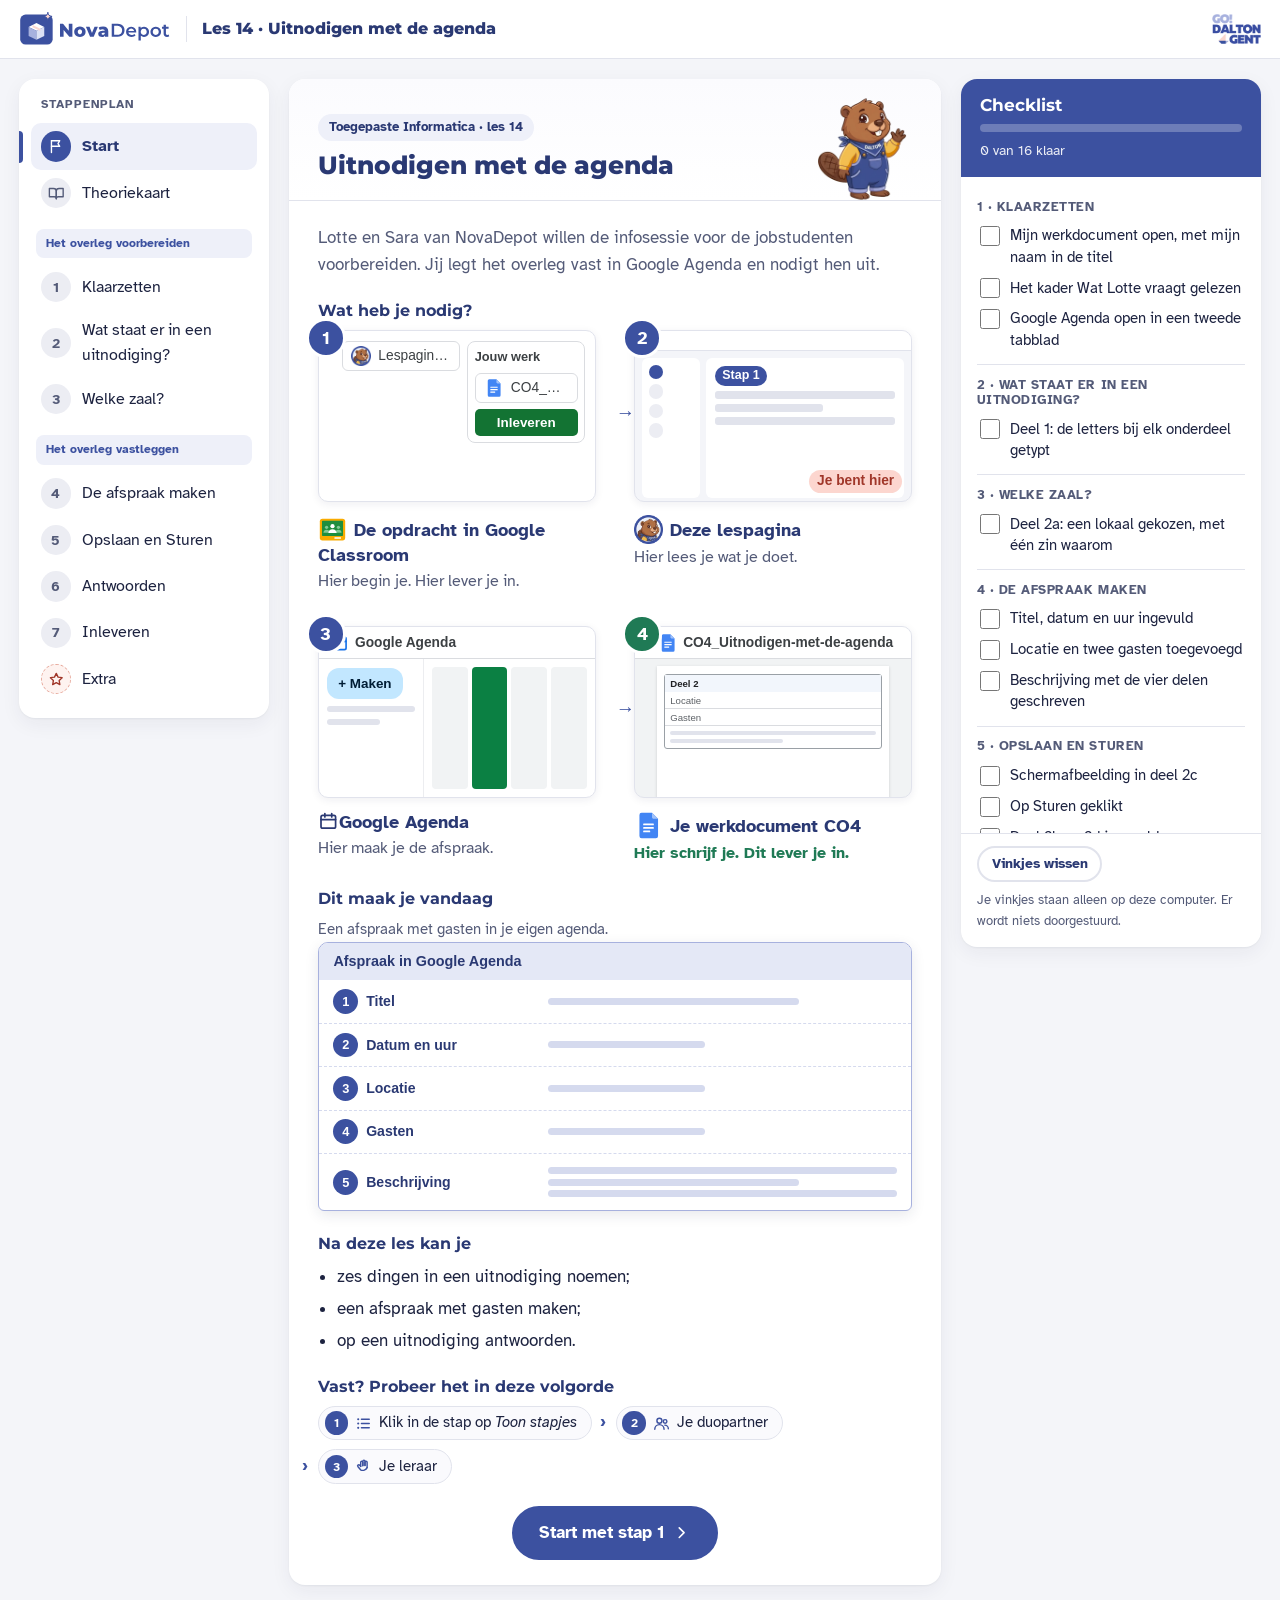
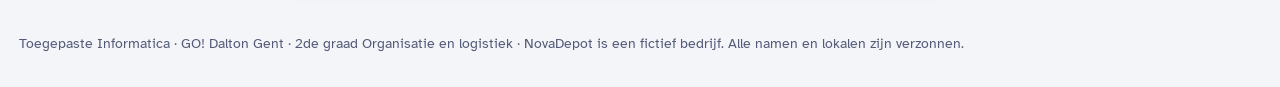
<file: index.html>
<!DOCTYPE html>
<html lang="nl-BE">
<head>
  <meta charset="UTF-8">
  <meta name="viewport" content="width=device-width, initial-scale=1">
  <title>Lespagina · Les 14 · Uitnodigen met de agenda · NovaDepot</title>
  <link rel="icon" href="assets/logos/lespagina-icon.png" type="image/png">
  <link rel="stylesheet" href="css/style.css">
</head>
<body data-storage="novadepot_agenda_v1_" data-modus-start="kort" data-laatste-stap="7" data-ai-hulp="uit">

<!-- Pictogrammen: eenvoudige lijntekeningen, eigen werk. Gebruik: een svg met class "ic" en daarin use met href naar het symbool. -->
<svg xmlns="http://www.w3.org/2000/svg" style="display:none">
  <symbol id="i-flag" viewBox="0 0 24 24"><path d="M5 21V4"/><path d="M5 4h12l-2.5 4 2.5 4H5"/></symbol>
  <symbol id="i-book" viewBox="0 0 24 24"><path d="M2 5h6a4 4 0 0 1 4 4v11a3 3 0 0 0-3-3H2z"/><path d="M22 5h-6a4 4 0 0 0-4 4v11a3 3 0 0 1 3-3h7z"/></symbol>
  <symbol id="i-check" viewBox="0 0 24 24"><path d="M5 12.5l4.5 4.5L19 7.5"/></symbol>
  <symbol id="i-check-circle" viewBox="0 0 24 24"><circle cx="12" cy="12" r="9"/><path d="M8 12.5l2.7 2.7L16 10"/></symbol>
  <symbol id="i-list" viewBox="0 0 24 24"><path d="M9 6h11M9 12h11M9 18h11"/><path d="M4.5 6h.01M4.5 12h.01M4.5 18h.01" stroke-width="3"/></symbol>
  <symbol id="i-bulb" viewBox="0 0 24 24"><path d="M9 18h6M10 21h4"/><path d="M12 3a6 6 0 0 0-4 10.5c.7.7 1 1.5 1 2.5h6c0-1 .3-1.8 1-2.5A6 6 0 0 0 12 3z"/></symbol>
  <symbol id="i-alert" viewBox="0 0 24 24"><path d="M12 3.5l9.5 17h-19z"/><path d="M12 10v4.5M12 17.5h.01"/></symbol>
  <symbol id="i-help" viewBox="0 0 24 24"><circle cx="12" cy="12" r="9"/><path d="M9.6 9.3a2.5 2.5 0 1 1 3.4 2.5c-.6.3-1 .8-1 1.5v.4M12 17h.01"/></symbol>
  <symbol id="i-monitor" viewBox="0 0 24 24"><rect x="3" y="4" width="18" height="12" rx="2"/><path d="M8 20h8M12 16v4"/></symbol>
  <symbol id="i-folder" viewBox="0 0 24 24"><path d="M3 6.5A1.5 1.5 0 0 1 4.5 5H9l2 2h8.5A1.5 1.5 0 0 1 21 8.5v10a1.5 1.5 0 0 1-1.5 1.5h-15A1.5 1.5 0 0 1 3 18.5z"/></symbol>
  <symbol id="i-doc" viewBox="0 0 24 24"><path d="M6 3h8l4 4v14H6z"/><path d="M14 3v4h4M9 12h6M9 16h6"/></symbol>
  <symbol id="i-download" viewBox="0 0 24 24"><path d="M12 3v12M7 10l5 5 5-5M4 20h16"/></symbol>
  <symbol id="i-send" viewBox="0 0 24 24"><path d="M12 15V3M7 8l5-5 5 5"/><path d="M4 14v6h16v-6"/></symbol>
  <symbol id="i-pen" viewBox="0 0 24 24"><path d="M4 20h4L19 9l-4-4L4 16z"/><path d="M13 7l4 4"/></symbol>
  <symbol id="i-layers" viewBox="0 0 24 24"><path d="M12 3l9 5-9 5-9-5z"/><path d="M3 13l9 5 9-5"/></symbol>
  <symbol id="i-chat" viewBox="0 0 24 24"><path d="M4 5h16v11H9l-5 4z"/></symbol>
  <symbol id="i-star" viewBox="0 0 24 24"><path d="M12 3.5l2.6 5.4 5.9.8-4.3 4.1 1 5.9L12 16.9l-5.2 2.8 1-5.9-4.3-4.1 5.9-.8z"/></symbol>
  <symbol id="i-link" viewBox="0 0 24 24"><path d="M10 14a4 4 0 0 0 5.7 0l3-3a4 4 0 0 0-5.7-5.7l-1 1"/><path d="M14 10a4 4 0 0 0-5.7 0l-3 3a4 4 0 0 0 5.7 5.7l1-1"/></symbol>
  <symbol id="i-spark" viewBox="0 0 24 24"><path d="M11 3l1.9 5.1L18 10l-5.1 1.9L11 17l-1.9-5.1L4 10l5.1-1.9z"/><path d="M18.5 14.5l.8 2.2 2.2.8-2.2.8-.8 2.2-.8-2.2-2.2-.8 2.2-.8z"/></symbol>
  <symbol id="i-hand" viewBox="0 0 24 24"><path d="M8 12V6a1.5 1.5 0 0 1 3 0v5"/><path d="M11 10.5V4.5a1.5 1.5 0 0 1 3 0v6"/><path d="M14 10.5V6a1.5 1.5 0 0 1 3 0v7.5"/><path d="M8 11.5l-1.5-1.5a1.6 1.6 0 0 0-2.3 2.3l3.6 4.2A6.5 6.5 0 0 0 17 13.5"/></symbol>
  <symbol id="i-users" viewBox="0 0 24 24"><circle cx="9" cy="8" r="3.5"/><path d="M2.5 20a6.5 6.5 0 0 1 13 0"/><circle cx="17" cy="9" r="2.5"/><path d="M16.5 14.2a5 5 0 0 1 5 5"/></symbol>
  <symbol id="i-left" viewBox="0 0 24 24"><path d="M15 6l-6 6 6 6"/></symbol>
  <symbol id="i-right" viewBox="0 0 24 24"><path d="M9 6l6 6-6 6"/></symbol>
  <symbol id="i-calendar" viewBox="0 0 24 24"><rect x="3.5" y="5" width="17" height="15" rx="2"/><path d="M8 3v4M16 3v4M3.5 10h17"/></symbol>
  <symbol id="i-hash" viewBox="0 0 24 24"><path d="M9.5 4L7.5 20M16.5 4l-2 16M4 9h16M3.5 15h16"/></symbol>
  <symbol id="i-sort" viewBox="0 0 24 24"><path d="M4 7h9M4 12h6M4 17h3"/><path d="M17 5v14M14 16l3 3 3-3"/></symbol>
  <symbol id="i-info" viewBox="0 0 24 24"><circle cx="12" cy="12" r="9"/><path d="M12 11v5.5M12 7.6h.01"/></symbol>
  <symbol id="i-lock" viewBox="0 0 24 24"><rect x="5" y="11" width="14" height="9" rx="2"/><path d="M8 11V8a4 4 0 0 1 8 0v3"/></symbol>
  <symbol id="i-mail" viewBox="0 0 24 24"><rect x="3" y="5" width="18" height="14" rx="2"/><path d="M3.5 7l8.5 6 8.5-6"/></symbol>
</svg>

<div class="teacher-banner">Leraarweergave: het blok van stap 7 staat open, en er wordt niets onthouden. Leerlingen zien dit niet.</div>

<header class="topbar">
  <div class="topbar-inner">
    <a class="brand" href="index.html" title="Naar het begin van de les">
      <img src="assets/novadepot-logo.svg" alt="NovaDepot">
      <span class="brand-lesson">Les 14 · Uitnodigen met de agenda</span>
    </a>
    <span class="topbar-spacer"></span>
    <img class="dalton-mark" src="assets/dalton-gent-logo.png" alt="GO! Dalton Gent">
  </div>
</header>

<div class="layout">

  <!-- ============ LINKS: de route ============ -->
  <nav class="route" aria-label="Stappenplan">
    <p class="route-title">Stappenplan</p>
    <button class="nav-btn" type="button" data-step="start"><span class="nav-num"><svg class="ic" aria-hidden="true"><use href="#i-flag"/></svg></span><span class="nav-lbl">Start</span></button>
    <button class="nav-btn" type="button" data-step="theorie"><span class="nav-num"><svg class="ic" aria-hidden="true"><use href="#i-book"/></svg></span><span class="nav-lbl">Theoriekaart</span></button>

    <p class="route-group">Het overleg voorbereiden</p>
    <button class="nav-btn" type="button" data-step="1"><span class="nav-num"><span class="nav-n">1</span><svg class="ic nav-check" aria-hidden="true"><use href="#i-check"/></svg></span><span class="nav-lbl">Klaarzetten</span></button>
    <button class="nav-btn" type="button" data-step="2"><span class="nav-num"><span class="nav-n">2</span><svg class="ic nav-check" aria-hidden="true"><use href="#i-check"/></svg></span><span class="nav-lbl">Wat staat er in een uitnodiging?</span></button>
    <button class="nav-btn" type="button" data-step="3"><span class="nav-num"><span class="nav-n">3</span><svg class="ic nav-check" aria-hidden="true"><use href="#i-check"/></svg></span><span class="nav-lbl">Welke zaal?</span></button>

    <p class="route-group">Het overleg vastleggen</p>
    <button class="nav-btn" type="button" data-step="4"><span class="nav-num"><span class="nav-n">4</span><svg class="ic nav-check" aria-hidden="true"><use href="#i-check"/></svg></span><span class="nav-lbl">De afspraak maken</span></button>
    <button class="nav-btn" type="button" data-step="5"><span class="nav-num"><span class="nav-n">5</span><svg class="ic nav-check" aria-hidden="true"><use href="#i-check"/></svg></span><span class="nav-lbl">Opslaan en Sturen</span></button>
    <button class="nav-btn" type="button" data-step="6"><span class="nav-num"><span class="nav-n">6</span><svg class="ic nav-check" aria-hidden="true"><use href="#i-check"/></svg></span><span class="nav-lbl">Antwoorden</span></button>
    <button class="nav-btn" type="button" data-step="7"><span class="nav-num"><span class="nav-n">7</span><svg class="ic nav-check" aria-hidden="true"><use href="#i-check"/></svg></span><span class="nav-lbl">Inleveren</span></button>
    <button class="nav-btn extra" type="button" data-step="extra"><span class="nav-num"><svg class="ic" aria-hidden="true"><use href="#i-star"/></svg></span><span class="nav-lbl">Extra</span></button>
  </nav>

  <!-- ============ MIDDEN: één stap tegelijk ============ -->
  <main id="main">

    <!-- ===== START ===== -->
    <section class="pane" id="pane-start" aria-labelledby="h-start">
      <article class="card">
        <header class="card-head met-mascotte">
          <div>
            <div class="tags"><span class="tag tag-where">Toegepaste Informatica · les 14</span></div>
            <h1 id="h-start">Uitnodigen met de agenda</h1>
          </div>
          <img class="mascotte-kop" src="assets/mascotte/dalton_welkom.webp" alt="" width="120" height="120">
        </header>
        <div class="card-body">
          <p class="intro">Lotte en Sara van NovaDepot willen de infosessie voor de jobstudenten voorbereiden. Jij legt het overleg vast in Google Agenda en nodigt hen uit.</p>

          <h2 class="sec">Wat heb je nodig?</h2>
          <ol class="nodig vier">
            <li class="nodig-item">
              <div class="mock mock-opdracht" aria-hidden="true">
                <div class="mo-midden">
                  <div class="mo-titel"><img class="logo" src="assets/logos/classroom.svg" alt="">Communicatie 4 — Uitnodigen met de agenda</div>
                  <div class="mo-chip"><img class="logo" src="assets/logos/lespagina.webp" alt=""><span>Lespagina · Les 14</span></div>
                </div>
                <div class="mo-werk">
                  <div class="mo-werk-kop">Jouw werk</div>
                  <div class="mo-chip"><img class="logo" src="assets/logos/docs.svg" alt=""><span>CO4_Uitnodigen-met-de-agenda</span></div>
                  <div class="mo-knop">Inleveren</div>
                </div>
              </div>
              <p class="nodig-naam"><img class="logo" src="assets/logos/classroom.svg" alt="">De opdracht in Google Classroom</p>
              <p class="nodig-uitleg">Hier begin je. Hier lever je in.</p>
            </li>
            <li class="nodig-item">
              <div class="mock mock-lespagina" aria-hidden="true">
                <div class="ml-balk"></div>
                <div class="ml-midden">
                  <div class="ml-route"><span></span><span></span><span></span><span></span></div>
                  <div class="ml-stap"><span class="ml-tag">Stap 1</span><span class="ml-lijn"></span><span class="ml-lijn kort"></span><span class="ml-lijn"></span></div>
                </div>
                <div class="ml-hier">Je bent hier</div>
              </div>
              <p class="nodig-naam"><img class="logo" src="assets/logos/lespagina.webp" alt="">Deze lespagina</p>
              <p class="nodig-uitleg">Hier lees je wat je doet.</p>
            </li>
            <li class="nodig-item">
              <div class="mock mock-agenda" aria-hidden="true">
                <div class="mg-balk"><svg class="ic" aria-hidden="true"><use href="#i-calendar"/></svg>Google Agenda</div>
                <div class="mg-rij"><div class="mg-zij"><span class="mg-maken">+ Maken</span><i></i><i class="kort"></i></div><div class="mg-week"><span></span><span class="blok"></span><span></span><span></span></div></div>
              </div>
              <p class="nodig-naam"><svg class="ic" aria-hidden="true"><use href="#i-calendar"/></svg>Google Agenda</p>
              <p class="nodig-uitleg">Hier maak je de afspraak.</p>
            </li>
            <li class="nodig-item inleveren">
              <div class="mock mock-werkdocument" aria-hidden="true">
                <div class="mw-balk"><img class="logo" src="assets/logos/docs.svg" alt="">CO4_Uitnodigen-met-de-agenda</div>
                <div class="mw-blad"><div class="mw-venster"><div class="mw-kop">Deel 2</div><div class="mw-veld">Locatie</div><div class="mw-veld">Gasten</div><div class="mw-tekst"><span></span><span class="kort"></span></div></div></div>
              </div>
              <p class="nodig-naam"><img class="logo" src="assets/logos/docs.svg" alt="">Je werkdocument CO4</p>
              <p class="nodig-uitleg">Hier schrijf je. Dit lever je in.</p>
            </li>
          </ol>

          <h2 class="sec">Dit maak je vandaag</h2>
          <p class="nodig-noot" style="margin-top:0">Een afspraak met gasten in je eigen agenda.</p>
          <div class="mailbouw" role="img" aria-label="Tekening van de afspraak die je maakt: een venster met vijf delen en balkjes: titel, datum en uur, locatie, gasten en beschrijving."><div class="mb-kop">Afspraak in Google Agenda</div><div class="mb-rij"><span class="mb-naam"><b>1</b> Titel</span><span class="mb-balk"><i class="mid"></i></span></div><div class="mb-rij"><span class="mb-naam"><b>2</b> Datum en uur</span><span class="mb-balk"><i class="kort"></i></span></div><div class="mb-rij"><span class="mb-naam"><b>3</b> Locatie</span><span class="mb-balk"><i class="kort"></i></span></div><div class="mb-rij"><span class="mb-naam"><b>4</b> Gasten</span><span class="mb-balk"><i class="kort"></i></span></div><div class="mb-rij"><span class="mb-naam"><b>5</b> Beschrijving</span><span class="mb-balk"><i></i><i class="mid"></i><i></i></span></div></div>

          <h2 class="sec">Na deze les kan je</h2>
          <ul class="doelen">
            <li>zes dingen in een uitnodiging noemen;</li>
            <li>een afspraak met gasten maken;</li>
            <li>op een uitnodiging antwoorden.</li>
          </ul>

          <h2 class="sec">Vast? Probeer het in deze volgorde</h2>
          <ol class="vast">
            <li><svg class="ic" aria-hidden="true"><use href="#i-list"/></svg><span>Klik in de stap op <em>Toon stapjes</em></span></li>
            <li><svg class="ic" aria-hidden="true"><use href="#i-users"/></svg><span>Je duopartner</span></li>
            <li><svg class="ic" aria-hidden="true"><use href="#i-hand"/></svg><span>Je leraar</span></li>
          </ol>

          <p class="start-cta"><button class="btn btn-primary" type="button" data-goto="1">Start met stap 1 <svg class="ic" aria-hidden="true"><use href="#i-right"/></svg></button></p>
        </div>
      </article>
    </section>


    <!-- ===== THEORIEKAART ===== -->
    <section class="pane" id="pane-theorie" aria-labelledby="h-theorie">
      <article class="card">
        <header class="card-head">
          <div class="tags"><span class="tag tag-where">Spiekbriefje</span></div>
          <h2 id="h-theorie">Theoriekaart</h2>
        </header>
        <div class="card-body">
          <p class="intro">Om iets op te zoeken. Alles wat je nodig hebt, staat in de stap.</p>
          <div class="t-grid">
            <section class="t-card">
              <h3><svg class="ic" aria-hidden="true"><use href="#i-layers"/></svg>Zo werkt elke les</h3>
              <ul>
                <li>Je werkt met de lespagina en je werkdocument.</li>
                <li>Klaar? Doe de zelftest in de laatste stap. Dan zie je hoe je inlevert.</li>
              </ul>
            </section>
            <section class="t-card">
              <h3><svg class="ic" aria-hidden="true"><use href="#i-mail"/></svg>Een uitnodiging</h3>
              <ul>
                <li>Plaats, datum en tijd · duur · wie leidt · doel · de punten · niet kunnen komen.</li>
              </ul>
            </section>
            <section class="t-card">
              <h3><svg class="ic" aria-hidden="true"><use href="#i-calendar"/></svg>Een afspraak maken</h3>
              <ul>
                <li><span class="ui">Maken</span> › <span class="ui">Afspraak</span> › <span class="ui">Meer opties</span></li>
                <li><span class="ui">Opslaan</span> › <span class="ui">Sturen</span></li>
              </ul>
            </section>
            <section class="t-card">
              <h3><svg class="ic" aria-hidden="true"><use href="#i-users"/></svg>Antwoorden</h3>
              <ul>
                <li>Kies <strong>Ja</strong>, <strong>Nee</strong> of <strong>Misschien</strong>.</li>
                <li>Bij je eigen afspraak zie je wie komt.</li>
              </ul>
            </section>
            <section class="t-card wide">
              <h3><svg class="ic" aria-hidden="true"><use href="#i-chat"/></svg>Woorden</h3>
              <table class="t-rows">
                <tr><th>organisator</th><td>wie de afspraak maakt en de gasten uitnodigt</td></tr>
                <tr><th>gast</th><td>wie is uitgenodigd</td></tr>
                <tr><th>voorzitter</th><td>wie het overleg leidt</td></tr>
                <tr><th>agenda</th><td>de punten die besproken worden (Google Agenda is je kalender)</td></tr>
                <tr><th>locatie</th><td>de plaats waar het overleg is</td></tr>
              </table>
            </section>
            <section class="t-card wide warn">
              <h3><svg class="ic" aria-hidden="true"><use href="#i-alert"/></svg>Veelgemaakte fouten</h3>
              <ul>
                <li><strong>Zie je <em>Niet sturen</em> gekozen?</strong> Klik op Afspraak bewerken, Opslaan en dan Sturen.</li>
                <li><strong>Staat de zaal in de titel?</strong> Zet ze bij Locatie.</li>
                <li><strong>Staat er vandaag als datum?</strong> Kies dinsdag 1 december 2026.</li>
                <li><strong>Staan er geen gasten bij?</strong> Voeg je leraar en je duopartner toe.</li>
              </ul>
            </section>
          </div>
        </div>
      </article>
    </section>


    <!-- ===== STAP 1 ===== -->
    <section class="pane" id="pane-1" aria-labelledby="h-1">
      <article class="card">
        <header class="card-head">
<div class="tags"><span class="tag tag-step">Stap 1</span><span class="tag tag-where"><img class="logo" src="assets/logos/docs.svg" alt=""> Werkdocument</span></div>
<h2 id="h-1">Klaarzetten</h2>
</header>
        <div class="card-body">
          <p class="intro">Eerst lees je wat Lotte nodig heeft voor het overleg.</p>
<div class="todo-box">
<div class="todo-head"><h3><svg class="ic" aria-hidden="true"><use href="#i-list"/></svg> Wat moet je doen?</h3></div>
<ol class="doe">
<li><details class="stapjes"><summary><span class="doe-tekst">Open je <strong>eigen</strong> werkdocument <strong>CO4_Uitnodigen-met-de-agenda</strong>.</span><span class="stapjes-knop" aria-hidden="true"></span></summary><ol class="klein"><li><p>Kijk in je opdracht in <strong class="met-logo"><img class="logo" src="assets/logos/classroom.svg" alt="">Google Classroom</strong> rechts, bij <strong>Jouw werk</strong>.</p><div class="mock mock-opdracht mini-mock" role="img" aria-label="Tekening van de opdracht in Google Classroom. Rechts het vak Jouw werk, in een rood kader."><div class="mo-midden"><div class="mo-titel"><img class="logo" src="assets/logos/classroom.svg" alt="">Communicatie 4 — Uitnodigen met de agenda</div><div class="mo-chip"><img class="logo" src="assets/logos/lespagina.webp" alt=""><span>Lespagina · Les 14</span></div></div><div class="mo-werk wijs"><div class="mo-werk-kop">Jouw werk</div><div class="mo-chip"><img class="logo" src="assets/logos/docs.svg" alt=""><span>CO4_Uitnodigen-met-de-agenda</span></div><div class="mo-knop">Inleveren</div></div></div></li><li><p>Klik op <strong>CO4_Uitnodigen-met-de-agenda</strong>. Jouw naam staat in de titel.</p><div class="mock mock-opdracht mini-mock" role="img" aria-label="Tekening van de opdracht. Bij Jouw werk staat het werkdocument CO4 in een rood kader."><div class="mo-midden"><div class="mo-titel"><img class="logo" src="assets/logos/classroom.svg" alt="">Communicatie 4 — Uitnodigen met de agenda</div><div class="mo-chip"><img class="logo" src="assets/logos/lespagina.webp" alt=""><span>Lespagina · Les 14</span></div></div><div class="mo-werk"><div class="mo-werk-kop">Jouw werk</div><div class="mo-chip wijs"><img class="logo" src="assets/logos/docs.svg" alt=""><span>CO4_Uitnodigen-met-de-agenda</span></div><div class="mo-knop">Inleveren</div></div></div></li></ol></details></li>
<li><span class="doe-tekst">Lees het kader <strong>Wat Lotte vraagt</strong> bovenaan je werkdocument.</span></li>
<li><details class="stapjes"><summary><span class="doe-tekst">Open <a href="https://calendar.google.com" target="_blank" rel="noopener">Google Agenda</a> in een tweede tabblad.</span><span class="stapjes-knop" aria-hidden="true"></span></summary><ol class="klein"><li><p>Klik op de link, of ga in Chrome naar <strong>calendar.google.com</strong>.<span class="sub">Is het je eerste keer? Dan verschijnen twee vensters: klik op <span class="ui">OK</span>.</span></p></li></ol></details></li>
</ol>
</div>
<div class="tip"><svg class="ic" aria-hidden="true"><use href="#i-bulb"/></svg><p><strong>Staat jouw naam niet in de titel?</strong> Dan opende je niet je eigen kopie. Klik in je opdracht rechts, bij <em>Jouw werk</em>.</p></div>
        </div>
        <footer class="card-nav">
  <button class="btn" type="button" data-goto="start"><svg class="ic" aria-hidden="true"><use href="#i-left"/></svg> Start</button>
  <button class="btn btn-primary" type="button" data-goto="2">Stap 2 <svg class="ic" aria-hidden="true"><use href="#i-right"/></svg></button>
</footer>
      </article>
    </section>

    <!-- ===== STAP 2 ===== -->
    <section class="pane" id="pane-2" aria-labelledby="h-2">
      <article class="card">
        <header class="card-head">
<div class="tags"><span class="tag tag-step">Stap 2</span><span class="tag tag-where"><img class="logo" src="assets/logos/docs.svg" alt=""> Werkdocument, deel 1</span></div>
<h2 id="h-2">Wat staat er in een uitnodiging?</h2>
</header>
        <div class="card-body">
          <p class="intro">Een uitnodiging zegt zes dingen.</p>
<div class="todo-box">
<div class="todo-head"><h3><svg class="ic" aria-hidden="true"><use href="#i-list"/></svg> Wat moet je doen?</h3></div>
<ol class="doe">
<li><span class="doe-tekst">Lees in <strong>deel 1</strong> de afspraak <em>Overleg nieuwe rekken magazijn</em>. Zes stukjes hebben een <strong>letter</strong>.</span></li>
<li><details class="stapjes"><summary><span class="doe-tekst">Typ in de tabel bij elk onderdeel de <strong>letter</strong> van het stukje dat erbij hoort.</span><span class="stapjes-knop" aria-hidden="true"></span></summary><ol class="klein"><li><p>Typ de letter in het lichtblauwe vak naast het onderdeel.<span class="sub">De eerste twee zijn al ingevuld in het grijs.</span></p><table class="teken-wd" role="img" aria-label="Tekening van de tabel in deel 1. Het lichtblauwe vak naast wie het overleg leidt staat in een rood kader."><tr><th>Een uitnodiging zegt …</th><th>Letter</th></tr><tr><td class="grijs">plaats, datum en tijdstip</td><td class="grijs">…</td></tr><tr><td class="grijs">de duur</td><td class="grijs">…</td></tr><tr><td>wie het overleg leidt</td><td class="vak wijs"></td></tr></table></li></ol></details></li>
</ol>
</div>
<div class="info" role="group" aria-labelledby="info-zes">
  <div class="info-kop"><svg class="ic" aria-hidden="true"><use href="#i-info"/></svg><span class="info-soort">Info</span><h3 id="info-zes">Wat staat er in een uitnodiging?</h3><span class="info-bij">bij deel 1</span></div>
  <div class="info-body">
          <p class="info-uitleg">Een goede uitnodiging zegt zes dingen. Zo weet iedereen wat er van hem verwacht wordt.</p>
          <ol class="herken">
            <li><span><b>Plaats, datum en tijdstip.</b> Waar en wanneer begint het?</span></li>
            <li><span><b>De duur.</b> Hoe lang duurt het?</span></li>
            <li><span><b>Wie leidt het overleg.</b> De voorzitter.</span></li>
            <li><span><b>De reden en het doel.</b> Waarom komen we samen?</span></li>
            <li><span><b>De agenda.</b> De punten die we bespreken, in volgorde.</span></li>
            <li><span><b>Kan je niet komen?</b> Zeg dan hoe je dat laat weten.</span></li>
          </ol>
  </div>
</div>
<div class="tip"><svg class="ic" aria-hidden="true"><use href="#i-bulb"/></svg><p><strong>Zie je een onderdeel niet?</strong> Lees de beschrijving onder de datum: daar staan er vier van.</p></div>
        </div>
        <footer class="card-nav">
  <button class="btn" type="button" data-goto="1"><svg class="ic" aria-hidden="true"><use href="#i-left"/></svg> Stap 1</button>
  <button class="btn btn-primary" type="button" data-goto="3">Stap 3 <svg class="ic" aria-hidden="true"><use href="#i-right"/></svg></button>
</footer>
      </article>
    </section>

    <!-- ===== STAP 3 ===== -->
    <section class="pane" id="pane-3" aria-labelledby="h-3">
      <article class="card">
        <header class="card-head">
<div class="tags"><span class="tag tag-step">Stap 3</span><span class="tag tag-where"><img class="logo" src="assets/logos/docs.svg" alt=""> Werkdocument, deel 2a</span></div>
<h2 id="h-3">Welke zaal?</h2>
</header>
        <div class="card-body">
          <p class="intro">Lotte vraagt: kies jij een geschikte plaats?</p>
<div class="todo-box">
<div class="todo-head"><h3><svg class="ic" aria-hidden="true"><use href="#i-list"/></svg> Wat moet je doen?</h3></div>
<ol class="doe">
<li><span class="doe-tekst">Kies in het kader van je werkdocument het <strong>lokaal</strong> dat past bij drie mensen die een brochure bespreken.</span></li>
<li><span class="doe-tekst">Typ in <strong>deel 2a</strong> het lokaal en <strong>één zin</strong> waarom het past.</span></li>
</ol>
</div>
<div class="tip"><svg class="ic" aria-hidden="true"><use href="#i-bulb"/></svg><p><strong>Past je reden bij een lokaal uit het kader?</strong> Zeg erin hoeveel plaatsen, of wat er is.</p></div>
        </div>
        <footer class="card-nav">
  <button class="btn" type="button" data-goto="2"><svg class="ic" aria-hidden="true"><use href="#i-left"/></svg> Stap 2</button>
  <button class="btn btn-primary" type="button" data-goto="4">Stap 4 <svg class="ic" aria-hidden="true"><use href="#i-right"/></svg></button>
</footer>
      </article>
    </section>

    <!-- ===== STAP 4 ===== -->
    <section class="pane" id="pane-4" aria-labelledby="h-4">
      <article class="card">
        <header class="card-head">
<div class="tags"><span class="tag tag-step">Stap 4</span><span class="tag tag-where"><svg class="ic" aria-hidden="true"><use href="#i-calendar"/></svg> Google Agenda</span></div>
<h2 id="h-4">De afspraak maken</h2>
</header>
        <div class="card-body">
          <p class="intro">Je legt het overleg vast in je eigen agenda, met alles wat Lotte vroeg.</p>
<div class="todo-box">
<div class="todo-head"><h3><svg class="ic" aria-hidden="true"><use href="#i-list"/></svg> Wat moet je doen?</h3></div>
<ol class="doe">
<li><details class="stapjes"><summary><span class="doe-tekst">Klik links op <span class="ui">Maken</span> › <span class="ui">Afspraak</span> › <span class="ui">Meer opties</span>.</span><span class="stapjes-knop" aria-hidden="true"></span></summary><ol class="klein"><li><p>Klik links op <span class="ui">Maken</span>.</p><div class="ag smal" role="img" aria-label="Tekening van Google Agenda. Links staat de knop Maken, in een rood kader."><div class="ag-zij"><span class="ag-maken wijs">+ Maken</span><i></i><i class="kort"></i><i></i></div></div></li><li><p>Klik op <span class="ui">Afspraak</span>.</p><div class="ag smal" role="img" aria-label="Tekening van het menu na Maken. Het woord Afspraak staat in een rood kader."><ul class="ag-menu"><li class="wijs">Afspraak</li><li>Taak</li><li>Afwezig</li></ul></div></li><li><p>Klik in het kleine venster op <span class="ui">Meer opties</span>.</p><div class="ag " role="img" aria-label="Tekening van het kleine venster van een afspraak. De knop Meer opties staat in een rood kader."><div class="ag-rij grijs">Titel toevoegen</div><div class="ag-rij grijs">Gasten toevoegen</div><div class="ag-rij grijs">Locatie toevoegen</div><div class="ag-voet"><span class="ag-knop wijs">Meer opties</span><span class="ag-knop blauw">Opslaan</span></div></div></li></ol></details></li>
<li><span class="doe-tekst">Typ bij <span class="ui">Titel toevoegen</span> een <strong>titel</strong> met <em>overleg</em> en <em>infosessie</em>.</span></li>
<li><details class="stapjes"><summary><span class="doe-tekst">Kies de datum en het uur: <strong>dinsdag 1 december 2026</strong>, van <strong>10.00</strong> tot <strong>10.45</strong>.</span><span class="stapjes-knop" aria-hidden="true"></span></summary><ol class="klein"><li><p>Klik op de datum en het uur, en verander ze.<span class="sub">Staat er vandaag? Dan klopt het jaar of de dag nog niet.</span></p><div class="ag breed" role="img" aria-label="Tekening van het scherm Meer opties. De datum en het uur staat in een rood kader."><div class="ag-balk"><span class="ag-knop blauw">Opslaan</span></div><div class="ag-split"><div class="ag-links"><div class="ag-titel">Titel toevoegen</div><div class="ag-rij wijs">di 1 december 2026 · 10.00 tot 10.45</div><div class="ag-rij grijs">Locatie toevoegen</div><div class="ag-rij grijs">Beschrijving toevoegen</div></div><div class="ag-rechts"><b>Gasten</b><div class="ag-rij grijs">Gasten toevoegen</div></div></div></div></li></ol></details></li>
<li><details class="stapjes"><summary><span class="doe-tekst">Klik op <span class="ui">Locatie toevoegen</span> en typ de <strong>zaal</strong> die je koos.</span><span class="stapjes-knop" aria-hidden="true"></span></summary><ol class="klein"><li><p>Klik op <span class="ui">Locatie toevoegen</span> en typ het lokaal.<span class="sub">Er zijn geen zalen om te boeken: typ de naam zelf.</span></p><div class="ag breed" role="img" aria-label="Tekening van het scherm Meer opties. Locatie toevoegen staat in een rood kader."><div class="ag-balk"><span class="ag-knop blauw">Opslaan</span></div><div class="ag-split"><div class="ag-links"><div class="ag-titel">Titel toevoegen</div><div class="ag-rij">di 1 december 2026 · 10.00 tot 10.45</div><div class="ag-rij grijs wijs">Locatie toevoegen</div><div class="ag-rij grijs">Beschrijving toevoegen</div></div><div class="ag-rechts"><b>Gasten</b><div class="ag-rij grijs">Gasten toevoegen</div></div></div></div></li></ol></details></li>
<li><details class="stapjes"><summary><span class="doe-tekst">Typ rechts bij <span class="ui">Gasten toevoegen</span> je <strong>leraar</strong> en je <strong>duopartner</strong>.</span><span class="stapjes-knop" aria-hidden="true"></span></summary><ol class="klein"><li><p>Typ het adres van je leraar (staat op het bord) en de naam van je duopartner. Kies hem of haar uit de lijst.</p><div class="ag breed" role="img" aria-label="Tekening van het scherm Meer opties. Gasten toevoegen staat in een rood kader."><div class="ag-balk"><span class="ag-knop blauw">Opslaan</span></div><div class="ag-split"><div class="ag-links"><div class="ag-titel">Titel toevoegen</div><div class="ag-rij">di 1 december 2026 · 10.00 tot 10.45</div><div class="ag-rij grijs">Locatie toevoegen</div><div class="ag-rij grijs">Beschrijving toevoegen</div></div><div class="ag-rechts"><b>Gasten</b><div class="ag-rij grijs wijs">Gasten toevoegen</div></div></div></div></li></ol></details></li>
<li><span class="doe-tekst">Typ bij <span class="ui">Beschrijving toevoegen</span> wie het overleg leidt, het doel, de vier agendapunten en wat je doet als je niet kan komen.</span></li>
</ol>
</div>
<div class="info" role="group" aria-labelledby="info-beschrijving">
  <div class="info-kop"><svg class="ic" aria-hidden="true"><use href="#i-info"/></svg><span class="info-soort">Info</span><h3 id="info-beschrijving">Wat schrijf je in de beschrijving?</h3><span class="info-bij">bij de beschrijving</span></div>
  <div class="info-body">
          <p class="info-uitleg">De beschrijving is de plaats voor wat Lotte vroeg. Schrijf elk deel op een eigen regel.</p>
          <ul class="bouwplan" aria-label="De vier delen van de beschrijving">
            <li><span class="bp-naam">Wie leidt</span><span class="bp-tekst"><em>Lotte Maes leidt het overleg.</em> <small>Mag je overnemen.</small></span></li>
            <li><span class="bp-naam">Doel</span><span class="bp-tekst"><em>Doel: …</em> De infosessie voor de jobstudenten van maandag 21 december voorbereiden.</span></li>
            <li><span class="bp-naam">Agenda</span><span class="bp-tekst"><em>Agenda: 1 … 2 … 3 … 4 …</em> De vier punten staan in het kader.</span></li>
            <li><span class="bp-naam">Niet komen</span><span class="bp-tekst"><em>Kan je niet komen? …</em> Antwoord dan met <strong>Nee</strong>.</span></li>
          </ul>
  </div>
</div>
<div class="tip"><svg class="ic" aria-hidden="true"><use href="#i-bulb"/></svg><p><strong>Zie je een Google Meet-link bij je afspraak?</strong> Die mag blijven of weg: het telt niet mee.</p></div>
        </div>
        <footer class="card-nav">
  <button class="btn" type="button" data-goto="3"><svg class="ic" aria-hidden="true"><use href="#i-left"/></svg> Stap 3</button>
  <button class="btn btn-primary" type="button" data-goto="5">Stap 5 <svg class="ic" aria-hidden="true"><use href="#i-right"/></svg></button>
</footer>
      </article>
    </section>

    <!-- ===== STAP 5 ===== -->
    <section class="pane" id="pane-5" aria-labelledby="h-5">
      <article class="card">
        <header class="card-head">
<div class="tags"><span class="tag tag-step">Stap 5</span><span class="tag tag-where"><svg class="ic" aria-hidden="true"><use href="#i-calendar"/></svg> Google Agenda</span><span class="tag tag-where"><img class="logo" src="assets/logos/docs.svg" alt=""> Werkdocument, deel 2</span></div>
<h2 id="h-5">Opslaan en Sturen</h2>
</header>
        <div class="card-body">
          <p class="intro">Pas bij Sturen krijgen je gasten de uitnodiging.</p>
<div class="todo-box">
<div class="todo-head"><h3><svg class="ic" aria-hidden="true"><use href="#i-list"/></svg> Wat moet je doen?</h3></div>
<ol class="doe">
<li><details class="stapjes"><summary><span class="doe-tekst">Maak een <strong>schermafbeelding</strong> van je afspraak en plak ze in <strong>deel 2c</strong>.</span><span class="stapjes-knop" aria-hidden="true"></span></summary><ol class="klein"><li><p>Druk op <span class="key">Windows</span> + <span class="key">Shift</span> + <span class="key">S</span> en sleep een kader om je afspraak.</p></li><li><p>Klik in het lichtblauwe vak van deel 2c en druk op <span class="key">Ctrl</span> + <span class="key">V</span>.<span class="sub">Lukt het niet? Typ in het vak wat er in je afspraak staat.</span></p></li></ol></details></li>
<li><details class="stapjes"><summary><span class="doe-tekst">Klik op <span class="ui">Opslaan</span>. Klik in het venster op <span class="ui">Sturen</span>.</span><span class="stapjes-knop" aria-hidden="true"></span></summary><ol class="klein"><li><p>Klik op <span class="ui">Opslaan</span>. Er verschijnt een venster met een vraag.</p></li><li><p>Klik op <span class="ui">Sturen</span>.<span class="sub">Zo krijgen je gasten de uitnodiging.</span></p><div class="ag " role="img" aria-label="Tekening van het venster na Opslaan met drie knoppen: Terug naar bewerken, Niet sturen en Sturen. Sturen staat in een rood kader."><div class="ag-vraag">Wil je uitnodigingsmails sturen naar Google Agenda-gasten?</div><div class="ag-voet"><span class="ag-knop">Terug naar bewerken</span><span class="ag-knop">Niet sturen</span><span class="ag-knop blauw wijs">Sturen</span></div></div></li></ol></details></li>
<li><span class="doe-tekst">Typ in <strong>deel 2d</strong> welke <strong>drie knoppen</strong> je zag in het venster, en op welke je klikte.</span></li>
<li><span class="doe-tekst">Typ in <strong>deel 2b</strong> over wat je invulde: titel, datum, uur, locatie, gasten en beschrijving.</span><span class="sub">Bij Gasten: alleen de voornaam van je duopartner en het woord leraar.</span></li>
</ol>
</div>
<div class="tip warn"><svg class="ic" aria-hidden="true"><use href="#i-alert"/></svg><p><strong>Klikte je op Niet sturen?</strong> Dan weten je gasten van niets. Klik op je afspraak › <span class="ui">Afspraak bewerken</span> › <span class="ui">Opslaan</span> en kies nu <span class="ui">Sturen</span>.</p></div>
        </div>
        <footer class="card-nav">
  <button class="btn" type="button" data-goto="4"><svg class="ic" aria-hidden="true"><use href="#i-left"/></svg> Stap 4</button>
  <button class="btn btn-primary" type="button" data-goto="6">Stap 6 <svg class="ic" aria-hidden="true"><use href="#i-right"/></svg></button>
</footer>
      </article>
    </section>

    <!-- ===== STAP 6 ===== -->
    <section class="pane" id="pane-6" aria-labelledby="h-6">
      <article class="card">
        <header class="card-head">
<div class="tags"><span class="tag tag-step">Stap 6</span><span class="tag tag-where"><svg class="ic" aria-hidden="true"><use href="#i-calendar"/></svg> Google Agenda</span><span class="tag tag-where"><img class="logo" src="assets/logos/docs.svg" alt=""> Werkdocument, deel 3</span></div>
<h2 id="h-6">Antwoorden</h2>
</header>
        <div class="card-body">
          <p class="intro">Wie is uitgenodigd, antwoordt met Ja, Nee of Misschien.</p>
<div class="todo-box">
<div class="todo-head"><h3><svg class="ic" aria-hidden="true"><use href="#i-list"/></svg> Wat moet je doen?</h3></div>
<ol class="doe">
<li><details class="stapjes"><summary><span class="doe-tekst">Open in je agenda de afspraak van je <strong>duopartner</strong> (dinsdag 1 december) en klik op <span class="ui">Ja</span>.</span><span class="stapjes-knop" aria-hidden="true"></span></summary><ol class="klein"><li><p>Ga naar dinsdag 1 december 2026 en klik op de afspraak.<span class="sub">Zie je ze niet? Kijk of je duopartner al op Sturen klikte.</span></p></li><li><p>Klik op <span class="ui">Ja</span>.</p><div class="ag " role="img" aria-label="Tekening van een afspraak waarvoor je bent uitgenodigd, met drie knoppen: Ja, Nee en Misschien. Ja staat in een rood kader."><div class="ag-titel">Overleg … (afspraak van je duopartner)</div><div class="ag-voet"><span class="ag-knop wijs">Ja</span><span class="ag-knop">Nee</span><span class="ag-knop">Misschien</span></div></div></li></ol></details></li>
<li><span class="doe-tekst">Typ in <strong>deel 3, vraag 1</strong> wie het overleg leidt volgens die uitnodiging.</span></li>
<li><span class="doe-tekst">Open <strong>je eigen</strong> afspraak. Typ in <strong>vraag 2</strong> wie bij Gasten <strong>Ja</strong> zei en wie nog niet antwoordde.</span></li>
</ol>
</div>
<div class="tip"><svg class="ic" aria-hidden="true"><use href="#i-bulb"/></svg><p><strong>Staat er in de uitnodiging van je duopartner niets over wie leidt?</strong> Schrijf dan dat dat er niet staat.</p></div>
        </div>
        <footer class="card-nav">
  <button class="btn" type="button" data-goto="5"><svg class="ic" aria-hidden="true"><use href="#i-left"/></svg> Stap 5</button>
  <button class="btn btn-primary" type="button" data-goto="7">Stap 7 <svg class="ic" aria-hidden="true"><use href="#i-right"/></svg></button>
</footer>
      </article>
    </section>

    <!-- ===== STAP 7 ===== -->
    <section class="pane" id="pane-7" aria-labelledby="h-7">
      <article class="card">
        <header class="card-head met-mascotte">
<div>
<div class="tags"><span class="tag tag-step">Stap 7</span><span class="tag tag-where"><svg class="ic" aria-hidden="true"><use href="#i-send"/></svg> Opdracht</span><span class="tag tag-where"><img class="logo" src="assets/logos/docs.svg" alt=""> Werkdocument, deel 4</span></div>
<h2 id="h-7">Inleveren</h2>
</div>
<img class="mascotte-kop" src="assets/mascotte/dalton_inleveren.webp" alt="" width="120" height="120">
</header>
        <div class="card-body">
          <p class="intro">Beantwoord eerst de vragen: zijn ze allemaal juist, dan zie je hieronder hoe je inlevert.</p>
<div class="todo-box">
<div class="todo-head"><h3><svg class="ic" aria-hidden="true"><use href="#i-list"/></svg> Wat moet je doen?</h3></div>
<ol class="doe">
<li><span class="doe-tekst">Doe de <strong>zelftest</strong> hieronder.</span><span class="sub">Alle drie juist? Dan zie je hoe je inlevert.</span></li>
</ol>
</div>
          <h3 class="quiz-kop">Zelftest: drie vragen</h3>
          <div class="quiz">
            <div class="quiz-q" data-ok="Juist: met Sturen krijgen de gasten de uitnodiging." data-nok="Nog niet. Wie krijgt de uitnodiging pas bij Sturen?">
              <p>1. Je klikte op Opslaan. Wat kies je in het venster met de vraag over uitnodigingsmails?</p>
              <div class="opts">
                <button type="button">Niet sturen</button><button type="button" data-right>Sturen</button><button type="button">Terug naar bewerken</button>
              </div>
              <p class="feedback" role="status"></p>
            </div>
            <div class="quiz-q" data-ok="Juist: het lokaal staat bij Locatie." data-nok="Nog niet. In welk veld hoort een plaats?">
              <p>2. Waar komt de vergaderzaal in je afspraak?</p>
              <div class="opts">
                <button type="button">In de titel</button><button type="button" data-right>Bij Locatie</button><button type="button">Bij Gasten</button>
              </div>
              <p class="feedback" role="status"></p>
            </div>
            <div class="quiz-q" data-ok="Juist: de beschrijving is de plaats voor het doel en de agenda." data-nok="Nog niet. Wat wil een gast weten vóór het overleg?">
              <p>3. Wat zet je in de beschrijving van een uitnodiging?</p>
              <div class="opts">
                <button type="button">Alleen de titel</button><button type="button" data-right>Wie leidt, het doel, de agenda en wat je doet als je niet kan komen</button><button type="button">De adressen van de gasten</button>
              </div>
              <p class="feedback" role="status"></p>
            </div>
          </div>
          <p class="slot" aria-live="polite" data-codewoord="OVERLEG"><svg class="ic ic-dicht" aria-hidden="true"><use href="#i-lock"/></svg><svg class="ic ic-open" aria-hidden="true"><use href="#i-check-circle"/></svg><span class="slot-tekst">Beantwoord de drie vragen hierboven juist. Dan zie je hier hoe je inlevert.</span></p>
<div class="todo-box" data-na-zelftest="c7a">
<div class="todo-head"><h3><svg class="ic" aria-hidden="true"><use href="#i-list"/></svg> Afwerken en inleveren</h3></div>
<ol class="doe">
<li><details class="stapjes"><summary><span class="doe-tekst">Typ het <strong>codewoord</strong> in het vak bovenaan <strong>deel 4</strong> van je werkdocument.</span><span class="stapjes-knop" aria-hidden="true"></span></summary><ol class="klein"><li><p>Scroll naar <strong>Deel 4 — Klaar?</strong> en typ het woord in het lichtblauwe vak.<span class="sub">Het codewoord staat in de groene regel hierboven.</span></p><table class="teken-wd" role="img" aria-label="Tekening van deel 4 in het werkdocument. Onder de vraag naar het codewoord staat het lichtblauwe vak in een rood kader."><tr><th>Deel 4 — Klaar?</th></tr><tr><td>Het codewoord van de zelftest:</td></tr><tr><td class="vak breed wijs"></td></tr></table></li></ol></details></li>
<li><span class="doe-tekst">Beantwoord de <strong>exitvraag</strong>: wat doet Sara als ze op 1 december niet kan, en wat zie jij dan in je agenda? Eén zin.</span></li>
<li><span class="doe-tekst">Typ in de <strong>controletabel</strong> onderaan deel 4 een x bij wat klopt.</span><span class="sub">Staat er iets open? Werk het eerst af.</span></li>
<li><details class="stapjes"><summary><span class="doe-tekst">Lever in.</span><span class="stapjes-knop" aria-hidden="true"></span></summary><ol class="klein"><li><p>Klik in je opdracht in <strong class="met-logo"><img class="logo" src="assets/logos/classroom.svg" alt="">Google Classroom</strong> rechts op <span class="ui">Inleveren</span>.</p><div class="mock mock-opdracht mini-mock" role="img" aria-label="Tekening van de opdracht. Bij Jouw werk staat de knop Inleveren in een rood kader."><div class="mo-midden"><div class="mo-titel"><img class="logo" src="assets/logos/classroom.svg" alt="">Communicatie 4 — Uitnodigen met de agenda</div><div class="mo-chip"><img class="logo" src="assets/logos/lespagina.webp" alt=""><span>Lespagina · Les 14</span></div></div><div class="mo-werk"><div class="mo-werk-kop">Jouw werk</div><div class="mo-chip"><img class="logo" src="assets/logos/docs.svg" alt=""><span>CO4_Uitnodigen-met-de-agenda</span></div><div class="mo-knop wijs">Inleveren</div></div></div></li><li><p>Klik in het venster <em>Je werk inleveren?</em> nog eens op <span class="ui">Inleveren</span>.<span class="sub">Daarna staat er rechts <em>Ingeleverd</em>.</span></p></li></ol></details></li>
</ol>
<figure class="clip"><video src="assets/video/inleveren.mp4" poster="assets/video/inleveren.jpg" autoplay loop muted playsinline controls preload="metadata" aria-label="Filmpje: rechts, bij Jouw werk, op Inleveren klikken; in het venster Je werk inleveren? nog eens op Inleveren klikken; daarna staat er Ingeleverd."></video><figcaption>Filmpje van 10 seconden: zo lever je in. Het is een andere opdracht, de knoppen zijn dezelfde.</figcaption></figure>
</div>
        </div>
        <footer class="card-nav">
  <button class="btn" type="button" data-goto="6"><svg class="ic" aria-hidden="true"><use href="#i-left"/></svg> Stap 6</button>
  <button class="btn btn-primary" type="button" data-goto="extra">Extra <svg class="ic" aria-hidden="true"><use href="#i-right"/></svg></button>
</footer>
      </article>
    </section>

    <!-- ===== EXTRA ===== -->
    <section class="pane" id="pane-extra" aria-labelledby="h-extra">
      <article class="card">
        <header class="card-head">
          <div class="tags"><span class="tag tag-extra">Extra · niet verplicht</span></div>
          <h2 id="h-extra">Voor wie klaar is</h2>
        </header>
        <div class="card-body">
          <p class="intro">Begin hier pas nadat je hebt ingeleverd. Dit telt niet mee.</p>
          <div class="todo-box">
            <h3><svg class="ic" aria-hidden="true"><use href="#i-list"/></svg> Wat kan je doen?</h3>
            <ol class="todo">
              <li><strong>Zoek een tijdstip.</strong> Open je afspraak en klik op <span class="ui">Tijdstip zoeken</span>. Is je duopartner op dinsdag 1 december om 10 uur vrij? Typ wat je zag in je werkdocument, onder <em>Extra</em>.</li>
              <li><strong>Wil je dat je leraar je antwoord leest?</strong> Klik in je opdracht rechts op <span class="ui">Ongedaan maken</span>.</li>
            </ol>
          </div>
          <div class="tip warn"><svg class="ic" aria-hidden="true"><use href="#i-alert"/></svg><p><strong>Klik je op Ongedaan maken?</strong> Klik daarna weer op Inleveren. Anders is je werk niet ingeleverd.</p></div>
        </div>
        <footer class="card-nav">
          <button class="btn" type="button" data-goto="7"><svg class="ic" aria-hidden="true"><use href="#i-left"/></svg> Stap 7</button>
          <button class="btn" type="button" data-goto="start">Naar het begin</button>
        </footer>
      </article>
    </section>

  </main>

  <!-- ============ RECHTS: de checklist ============ -->
  <aside class="checklist leeg" id="checklist" aria-labelledby="h-cl">
    <div class="cl-head">
      <h2 id="h-cl">Checklist</h2>
      <div class="cl-bar" role="progressbar" aria-label="Voortgang" aria-valuemin="0" aria-valuemax="100" aria-valuenow="0"><div class="cl-fill" id="clFill"></div></div>
      <p class="cl-count" id="clCount">0 van 0 klaar</p>
    </div>
    <div class="cl-body">
      <div class="cl-group" data-step="1"><h3>1 · Klaarzetten</h3>
        <label class="cl-item"><input type="checkbox" id="c1a"><span>Mijn werkdocument open, met mijn naam in de titel</span></label>
        <label class="cl-item"><input type="checkbox" id="c1b"><span>Het kader Wat Lotte vraagt gelezen</span></label>
        <label class="cl-item"><input type="checkbox" id="c1c"><span>Google Agenda open in een tweede tabblad</span></label>
      </div>
      <div class="cl-group" data-step="2"><h3>2 · Wat staat er in een uitnodiging?</h3>
        <label class="cl-item"><input type="checkbox" id="c2a"><span>Deel 1: de letters bij elk onderdeel getypt</span></label>
      </div>
      <div class="cl-group" data-step="3"><h3>3 · Welke zaal?</h3>
        <label class="cl-item"><input type="checkbox" id="c3a"><span>Deel 2a: een lokaal gekozen, met één zin waarom</span></label>
      </div>
      <div class="cl-group" data-step="4"><h3>4 · De afspraak maken</h3>
        <label class="cl-item"><input type="checkbox" id="c4a"><span>Titel, datum en uur ingevuld</span></label>
        <label class="cl-item"><input type="checkbox" id="c4b"><span>Locatie en twee gasten toegevoegd</span></label>
        <label class="cl-item"><input type="checkbox" id="c4c"><span>Beschrijving met de vier delen geschreven</span></label>
      </div>
      <div class="cl-group" data-step="5"><h3>5 · Opslaan en Sturen</h3>
        <label class="cl-item"><input type="checkbox" id="c5a"><span>Schermafbeelding in deel 2c</span></label>
        <label class="cl-item"><input type="checkbox" id="c5b"><span>Op Sturen geklikt</span></label>
        <label class="cl-item"><input type="checkbox" id="c5c"><span>Deel 2b en 2d ingevuld</span></label>
      </div>
      <div class="cl-group" data-step="6"><h3>6 · Antwoorden</h3>
        <label class="cl-item"><input type="checkbox" id="c6a"><span>Ja gekozen bij de afspraak van mijn duopartner</span></label>
        <label class="cl-item"><input type="checkbox" id="c6b"><span>Deel 3: vraag 1 en 2 beantwoord</span></label>
      </div>
      <div class="cl-group" data-step="7"><h3>7 · Inleveren</h3>
        <label class="cl-item"><input type="checkbox" id="c7a"><span>Zelftest: alle drie juist</span></label>
        <label class="cl-item"><input type="checkbox" id="c7b"><span>Codewoord, exitvraag en controletabel ingevuld</span></label>
        <label class="cl-item"><input type="checkbox" id="c7c"><span>Werkdocument ingeleverd</span></label>
      </div>
    </div>
    <div class="cl-foot">
      <button class="btn cl-toggle" type="button" id="clToggle" aria-expanded="false">Toon alles</button>
      <button class="btn" type="button" id="btnReset">Vinkjes wissen</button>
      <p class="cl-note">Je vinkjes staan alleen op deze computer. Er wordt niets doorgestuurd.</p>
    </div>
  </aside>
</div>

<!-- ============ Klaar! ============ -->
<div class="klaar-overlay" id="klaar" role="dialog" aria-modal="true" aria-labelledby="h-klaar" hidden>
  <div class="klaar-card">
    <img class="mascotte-klaar" src="assets/mascotte/dalton_succes.webp" alt="" width="150" height="150">
    <h2 id="h-klaar">Het overleg staat in de agenda!</h2>
    <p>Alles is afgevinkt. Heb je nog tijd? Kijk dan bij <strong>Extra</strong>.</p>
    <p>Vertrek je? <strong>Log uit</strong>, of druk op <span class="key">Windows</span> + <span class="key">L</span>.</p>
    <button class="btn btn-primary" type="button" id="klaarSluit">Sluiten</button>
  </div>
</div>

<footer class="site">
  Toegepaste Informatica · GO! Dalton Gent · 2de graad Organisatie en logistiek · NovaDepot is een fictief bedrijf. Alle namen en lokalen zijn verzonnen.
</footer>

<script src="js/script.js"></script>
</body>
</html>
</file>
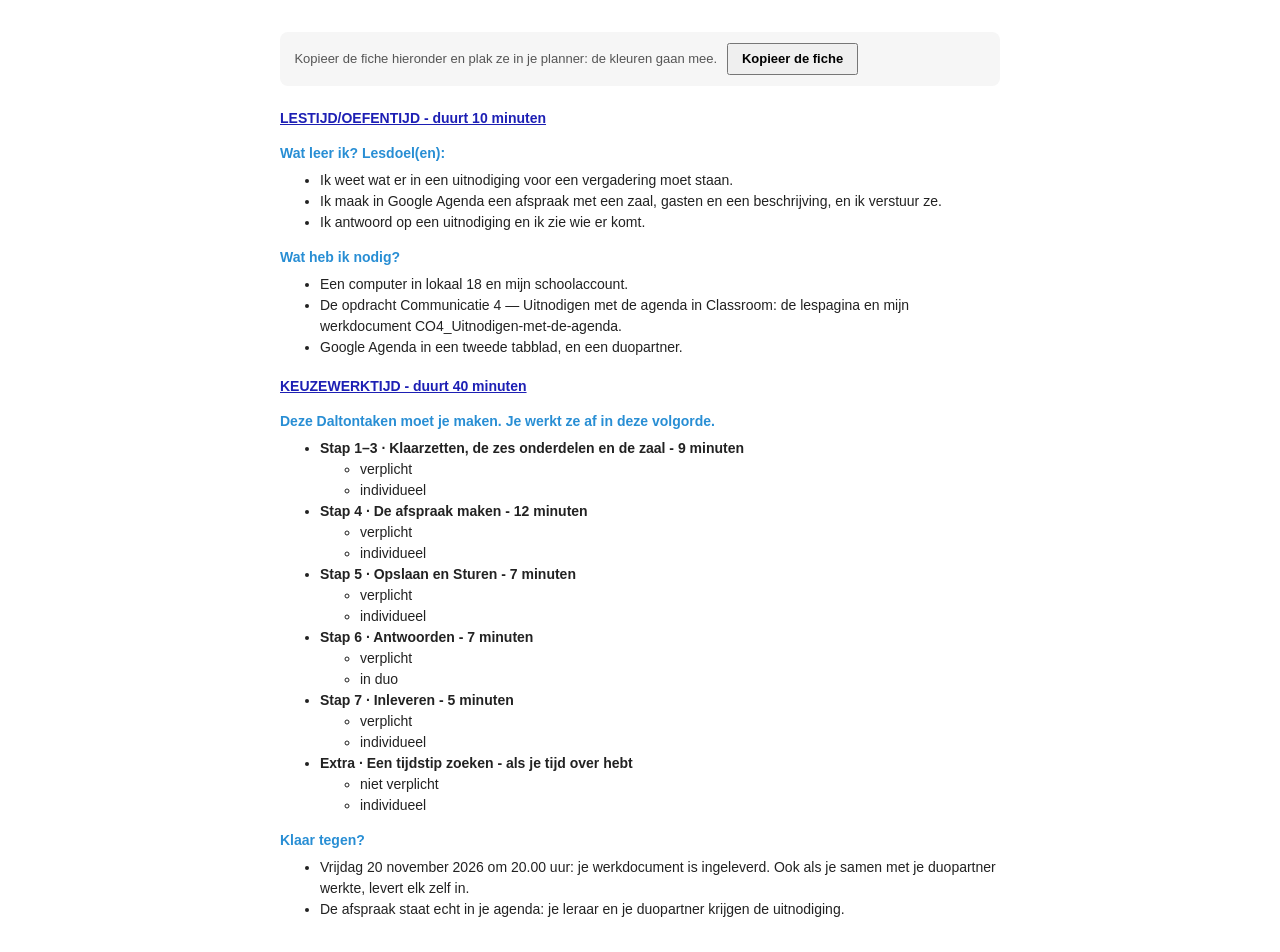
<file: dalton-lesfiche.html>
<!DOCTYPE html>
<html lang="nl-BE">
<head>
<meta charset="UTF-8">
<meta name="viewport" content="width=device-width, initial-scale=1">
<title>Dalton-lesfiche · ORLO · Les 14 — Uitnodigen met de agenda</title>
<!--
  Dalton-lesfiche voor de leerlingen, in de kleurcode van het Dalton-sjabloon:
    tijdsblokken  #1D1FB4  vet + onderlijnd
    tussenkoppen  #288ED4  vet
    tekst         #222222  (taaktitels vet)
  De opmaak staat INLINE, zodat ze meekomt als je kopieert en plakt in je planner.
  Keuzewerktijd = 50 minuten - instructietijd. De minuten per taak = die van dia 9 (Zo werk je verder).
-->
<style>
  body { margin: 2rem auto; max-width: 720px; padding: 0 1rem; background: #fff; }
  .uitleg { font: 13px/1.5 Arial, sans-serif; color: #555; background: #f6f6f6; border-radius: 8px; padding: .7rem .9rem; margin-bottom: 1.4rem; }
  .uitleg button { font: inherit; font-weight: bold; margin-left: .4rem; padding: .25rem .8rem; cursor: pointer; }
</style>
</head>
<body>

<p class="uitleg">Kopieer de fiche hieronder en plak ze in je planner: de kleuren gaan mee.
  <button type="button" id="kopieer">Kopieer de fiche</button> <span id="gemeld"></span></p>

<div id="fiche" style="font-family: 'Open Sans', Arial, sans-serif; font-size: 14px; line-height: 1.5; color: #222222;">
  <p style="margin: 0 0 14px;"><span style="color: #1D1FB4; font-weight: bold; text-decoration: underline;">LESTIJD/OEFENTIJD - duurt 10 minuten</span></p>

  <p style="margin: 0 0 6px; color: #288ED4; font-weight: bold;">Wat leer ik? Lesdoel(en):</p>
  <ul style="margin: 0 0 14px; list-style-type: disc;">
    <li>Ik weet wat er in een uitnodiging voor een vergadering moet staan.</li>
    <li>Ik maak in Google Agenda een afspraak met een zaal, gasten en een beschrijving, en ik verstuur ze.</li>
    <li>Ik antwoord op een uitnodiging en ik zie wie er komt.</li>
  </ul>

  <p style="margin: 0 0 6px; color: #288ED4; font-weight: bold;">Wat heb ik nodig?</p>
  <ul style="margin: 0 0 18px; list-style-type: disc;">
    <li>Een computer in lokaal 18 en mijn schoolaccount.</li>
    <li>De opdracht Communicatie 4 — Uitnodigen met de agenda in Classroom: de lespagina en mijn werkdocument CO4_Uitnodigen-met-de-agenda.</li>
    <li>Google Agenda in een tweede tabblad, en een duopartner.</li>
  </ul>

  <p style="margin: 0 0 14px;"><span style="color: #1D1FB4; font-weight: bold; text-decoration: underline;">KEUZEWERKTIJD - duurt 40 minuten</span></p>

  <p style="margin: 0 0 6px; color: #288ED4; font-weight: bold;">Deze Daltontaken moet je maken. Je werkt ze af in deze volgorde.</p>
  <ul style="margin: 0 0 14px; list-style-type: disc;">
    <li><strong>Stap 1–3 · Klaarzetten, de zes onderdelen en de zaal - 9 minuten</strong>
      <ul style="list-style-type: circle;"><li>verplicht</li><li>individueel</li></ul></li>
    <li><strong>Stap 4 · De afspraak maken - 12 minuten</strong>
      <ul style="list-style-type: circle;"><li>verplicht</li><li>individueel</li></ul></li>
    <li><strong>Stap 5 · Opslaan en Sturen - 7 minuten</strong>
      <ul style="list-style-type: circle;"><li>verplicht</li><li>individueel</li></ul></li>
    <li><strong>Stap 6 · Antwoorden - 7 minuten</strong>
      <ul style="list-style-type: circle;"><li>verplicht</li><li>in duo</li></ul></li>
    <li><strong>Stap 7 · Inleveren - 5 minuten</strong>
      <ul style="list-style-type: circle;"><li>verplicht</li><li>individueel</li></ul></li>
    <li><strong>Extra · Een tijdstip zoeken - als je tijd over hebt</strong>
      <ul style="list-style-type: circle;"><li>niet verplicht</li><li>individueel</li></ul></li>
  </ul>

  <p style="margin: 0 0 6px; color: #288ED4; font-weight: bold;">Klaar tegen?</p>
  <ul style="margin: 0; list-style-type: disc;">
    <li>Vrijdag 20 november 2026 om 20.00 uur: je werkdocument is ingeleverd. Ook als je samen met je duopartner werkte, levert elk zelf in.</li>
    <li>De afspraak staat echt in je agenda: je leraar en je duopartner krijgen de uitnodiging.</li>
  </ul>
</div>

<script>
  // Kopieert de fiche MET opmaak (kleuren, vet, onderlijnd) naar het klembord.
  // 1) moderne klembordfunctie met HTML, 2) oudere manier, 3) anders: fiche selecteren.
  var knop = document.getElementById('kopieer'), melding = document.getElementById('gemeld');
  var fiche = document.getElementById('fiche');
  function selecteer() {
    var bereik = document.createRange(); bereik.selectNodeContents(fiche);
    var sel = window.getSelection(); sel.removeAllRanges(); sel.addRange(bereik);
  }
  function oudeManier() {
    selecteer();
    var gelukt = false;
    try { gelukt = document.execCommand('copy'); } catch (e) { gelukt = false; }
    melding.textContent = gelukt ? 'Gekopieerd. Plak het in je planner.'
                                 : 'De fiche is geselecteerd: druk nu op Cmd + C (of Ctrl + C).';
  }
  knop.addEventListener('click', function () {
    if (navigator.clipboard && window.ClipboardItem) {
      var item = new ClipboardItem({
        'text/html': new Blob([fiche.outerHTML], { type: 'text/html' }),
        'text/plain': new Blob([fiche.innerText], { type: 'text/plain' })
      });
      navigator.clipboard.write([item]).then(function () {
        melding.textContent = 'Gekopieerd. Plak het in je planner.';
      }, oudeManier);
    } else {
      oudeManier();
    }
  });
</script>
</body>
</html>
</file>
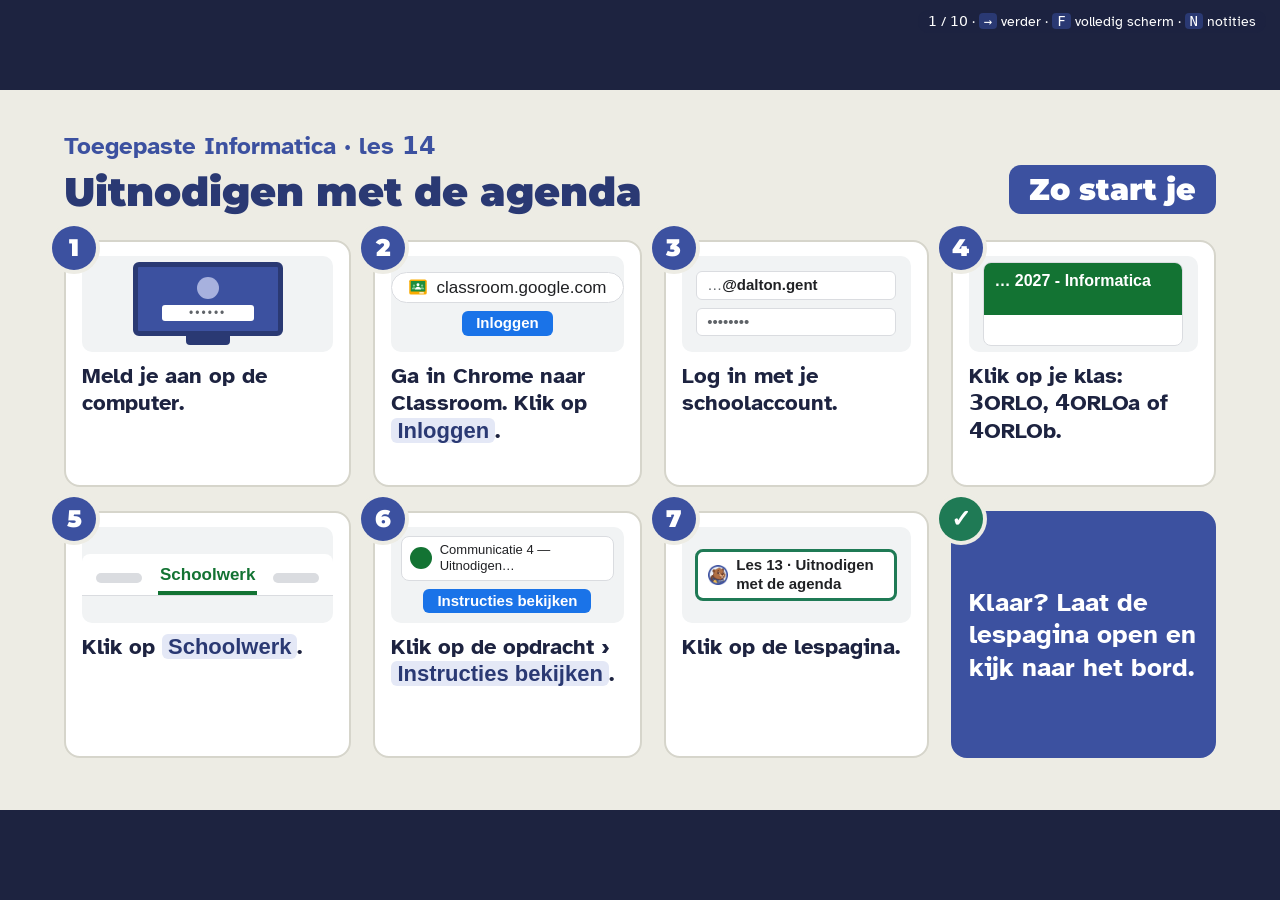
<file: presentatie.html>
<!DOCTYPE html>
<html lang="nl-BE">
<head>
  <meta charset="UTF-8">
  <meta name="viewport" content="width=device-width, initial-scale=1">
  <title>Uitnodigen met de agenda · dia's · NovaDepot</title>
  <link rel="icon" href="assets/novadepot-icon.svg" type="image/svg+xml">
  <link rel="stylesheet" href="css/slides.css">
  <style>
    .compact .two { flex: 0 0 auto; }
    .compact .panel p { margin-bottom: 10px; }
    .compact .panel p:last-child { margin-bottom: 0; }
    .qhead { font-size: 30px; font-weight: 700; margin: 0 0 6px; }
    .qcol .opt { font-size: 26px; padding: 8px 16px; }
    .qcol .opt .n { width: 46px; height: 46px; font-size: 24px; }
    .klok { font-size: 22px; color: #4D5573; }
    .steps1 { margin: 0; padding-left: 1.2em; }
    .steps1 li { font-size: 27px; margin-bottom: 14px; }
    .steps1 li:last-child { margin-bottom: 0; }
    .lbl { font-weight: 700; font-size: 22px !important; margin: 0 0 10px; color: var(--navy-deep); }
    .rood { color: #A0372A; font-weight: 700; }
    .groen { color: #1F7A55; font-weight: 700; }
    .vond { list-style: none; padding: 0 !important; margin: 0 0 14px; display: grid; gap: 12px; }
    .vond li { display: grid; grid-template-columns: 56px 1fr; gap: 16px; align-items: center; background: #fff; border: 2px solid #D6D5CB; border-radius: 14px; padding: 10px 18px; font-size: 26px !important; margin: 0 !important; line-height: 1.3; }
    .vond .nr { width: 46px; height: 46px; border-radius: 50%; background: var(--navy); color: #fff; font-weight: 700; font-size: 24px; display: flex; align-items: center; justify-content: center; }
    /* een nagemaakt venster Nieuw bericht (kijk naar de mail van Tom) */
    .dmail { background: #fff; border: 2px solid #9AA0A6; border-radius: 12px 12px 6px 6px; overflow: hidden; font-family: Arial, Helvetica, sans-serif; font-size: 23px; color: #202124; box-shadow: 0 8px 24px rgba(29,35,64,.15); }
    .dm-kop { background: #F2F6FC; font-weight: 700; font-size: 20px; padding: 8px 18px; }
    .dm-veld { display: flex; gap: 14px; padding: 8px 18px; border-bottom: 1px solid #E3E3E3; font-size: 21px; }
    .dm-veld span { color: #5F6368; min-width: 120px; }
    .dm-veld .leeg { color: #A0372A; font-style: italic; }
    .dm-tekst { padding: 14px 18px 4px; }
    .dm-tekst p { margin: 0 0 12px !important; font-size: 23px !important; line-height: 1.3 !important; }
    /* de zes bouwstenen: een nummer en de naam links, wat erin staat rechts */
    .dbouw { background: #fff; border: 2px solid #9AA0A6; border-radius: 12px 12px 6px 6px; overflow: hidden; font-family: Arial, Helvetica, sans-serif; box-shadow: 0 8px 24px rgba(29,35,64,.15); }
    .db-kop { background: #F2F6FC; font-weight: 700; font-size: 21px; padding: 6px 18px; }
    .db-veld { display: flex; gap: 14px; padding: 6px 18px; border-bottom: 1px solid #E3E3E3; font-size: 22px; color: #5F6368; }
    .db-veld span { min-width: 150px; }
    .db-rij { display: grid; grid-template-columns: 290px 1fr; gap: 16px; align-items: center; padding: 10px 18px; border-bottom: 1px dashed #D6D5CB; }
    .db-rij:last-child { border-bottom: 0; }
    .db-naam { display: flex; align-items: center; gap: 12px; font-weight: 700; color: var(--navy-deep); font-size: 27px; }
    .db-naam b { flex: none; width: 42px; height: 42px; border-radius: 50%; background: var(--navy); color: #fff; display: flex; align-items: center; justify-content: center; font-size: 23px; }
    .db-tekst { font-size: 26px; color: #202124; line-height: 1.2; }
    .ondw { background: #fff; border: 3px solid var(--navy); border-radius: 12px; padding: 8px 16px; margin: 0; font-family: Arial, sans-serif; font-size: 24px !important; line-height: 1.25 !important; }
    .ondw .lblk { display: block; font-size: 18px; color: #5F6368; margin-bottom: 2px; }
    .ondw.slecht { border-color: #A0372A; }
    .ondw.goed { border-color: var(--ok); }
    .groot { font-size: 30px !important; }
    .markeer { background: #FCD6CF; border-radius: 6px; padding: 0 8px; font-weight: 700; }

    /* Les 14: een nagemaakte afspraak van Google Agenda */
    .dag { background: #fff; border: 2px solid #9AA0A6; border-radius: 14px; overflow: hidden; font-family: Arial, Helvetica, sans-serif; color: #202124; box-shadow: 0 8px 24px rgba(29,35,64,.15); }
    .dag .ag-top { background: #F2F6FC; font-weight: 700; font-size: 24px; padding: 10px 20px; }
    .dag .ag-r { display: flex; gap: 14px; padding: 9px 20px; border-bottom: 1px solid #E3E3E3; font-size: 24px; }
    .dag .ag-r span { color: #5F6368; min-width: 130px; font-size: 21px; padding-top: 2px; }
    .dag .ag-r.leeg b { font-weight: 400; color: #5F6368; font-style: italic; }
    .dag .ag-voet { display: flex; gap: 14px; justify-content: flex-end; padding: 14px 20px; }
    .dag .ag-knop { display: inline-block; border: 2px solid #DADCE0; border-radius: 99px; padding: 8px 24px; font-weight: 700; font-size: 25px; color: #0B57D0; background: #fff; }
    .dag .ag-knop.blauw { background: #0B57D0; border-color: #0B57D0; color: #fff; }
    .dag .ag-vraag { padding: 18px 22px 4px; font-weight: 700; font-size: 25px; line-height: 1.3; }
    .dag .groen { color: #1F7A55; }
    .dzes { list-style: none; counter-reset: z; margin: 0; padding: 0 !important; display: grid; gap: 10px; }
    .dzes li { counter-increment: z; display: grid; grid-template-columns: 46px 1fr; gap: 14px; align-items: center; background: #fff; border: 2px solid #D6D5CB; border-radius: 14px; padding: 8px 16px; font-size: 25px !important; margin: 0 !important; line-height: 1.2; }
    .dzes li::before { content: counter(z); width: 40px; height: 40px; border-radius: 50%; background: var(--navy); color: #fff; font-weight: 700; font-size: 22px; display: flex; align-items: center; justify-content: center; }
    .dzes li b { color: var(--navy-deep); }
    .dzes li.voor { border-color: var(--ok); background: #F2FAF6; }
    .badge { display: inline-flex; width: 40px; height: 40px; border-radius: 50%; background: var(--navy); color: #fff; font-weight: 700; font-size: 22px; align-items: center; justify-content: center; margin-right: 12px; vertical-align: middle; }

  </style>
</head>
<body>
<div class="hud"><span id="counter"></span> · <kbd>→</kbd> verder · <kbd>F</kbd> volledig scherm · <kbd>N</kbd> notities</div>
<div class="deck"><div class="stage">

<!-- 1 · vaste startdia -->
<section class="slide start">
  <div class="start-kop">
    <div>
      <p class="kicker">Toegepaste Informatica · les 14</p>
      <h1>Uitnodigen met de agenda</h1>
    </div>
    <span class="start-zo">Zo start je</span>
  </div>
  <ol class="startroute">
    <li><div class="sr-beeld"><div class="pc-scherm"><span class="pc-avatar"></span><span class="pc-veld">••••••</span></div><div class="pc-voet"></div></div><span class="sr-tekst">Meld je aan op de computer.</span></li>
    <li><div class="sr-beeld"><span class="url-balk"><img class="logo" src="assets/logos/classroom.svg" alt="">classroom.google.com</span><span class="url-knop">Inloggen</span></div><span class="sr-tekst">Ga in Chrome naar Classroom. Klik op <span class="knop">Inloggen</span>.</span></li>
    <li><div class="sr-beeld"><span class="login-veld">…<b>@dalton.gent</b></span><span class="login-veld">••••••••</span></div><span class="sr-tekst">Log in met je schoolaccount.</span></li>
    <li><div class="sr-beeld"><div class="lesgroep"><span class="lesgroep-kop">… 2027 - Informatica</span></div></div><span class="sr-tekst">Klik op je klas: 3ORLO, 4ORLOa of 4ORLOb.</span></li>
    <li><div class="sr-beeld"><div class="tabs"><span class="tab-grijs"></span><span class="tab-aan">Schoolwerk</span><span class="tab-grijs"></span></div></div><span class="sr-tekst">Klik op <span class="knop">Schoolwerk</span>.</span></li>
    <li><div class="sr-beeld"><span class="opdr-rij"><span class="opdr-ic"></span>Communicatie 4 — Uitnodigen…</span><span class="opdr-link">Instructies bekijken</span></div><span class="sr-tekst">Klik op de opdracht › <span class="knop">Instructies bekijken</span>.</span></li>
    <li><div class="sr-beeld"><span class="bijl-chip aan"><img class="logo" src="assets/logos/lespagina.webp" alt="">Les 13 · Uitnodigen met de agenda</span></div><span class="sr-tekst">Klik op de lespagina.</span></li>
    <li class="klaar">Klaar? Laat de lespagina open en kijk naar het bord.</li>
  </ol>
  <template class="note">
    <p><strong>Lesstart (0–1'). De vaste startdia</strong> (sinds 09-10-2026, elke les dezelfde, voor alle klassen). Laat ze op het bord staan terwijl de leerlingen aanmelden.</p>
    <p>Het <strong>wachtwoord van de computers</strong> staat niet op de dia: de dia's staan openbaar online. Zeg het, of schrijf het op het bord.</p>
    <p>Ga verder als de meesten de lespagina open hebben. <strong>Duo's</strong>: zeg wie naast wie zit, of laat het op het bord staan (een oneven aantal: één trio). Schrijf ook het <strong>adres van je leraar</strong> op het bord: ze hebben het vanaf stap 4 nodig, niet op de dia's.</p>
  </template>
</section>

<!-- 2 · lesstart: ophalen uit les 13 -->
<section class="slide met-mascotte" data-answer>
  <img class="mascotte" src="assets/mascotte/dalton_denken.webp" alt="" width="240" height="240">
  <p class="kicker">Lesstart · 2 minuten</p>
  <h2>Weet je het nog?</h2>
  <div class="two" style="grid-template-columns: 1.15fr 1fr; flex: 0 0 auto; align-items: start">
    <div class="dag" style="margin-bottom:6px">
      <div class="ag-top">Les 13 · een uitnodiging in je inbox</div>
      <div class="ag-r"><span>Van</span>helpdesk@novadepot-agenda.example</div>
      <div class="ag-r"><span>Onderwerp</span>Uitnodiging vergadering</div>
      <div class="ag-r" style="border-bottom:0"><b style="font-weight:400">“Meld u aan om deel te nemen.”</b></div>
    </div>
    <div class="qcol">
      <p class="qhead">Echt of vals? Waarom?</p>
      <div class="opts">
        <div class="opt"><span class="n">A</span>Echt</div>
        <div class="opt right"><span class="n">B</span>Vals</div>
      </div>
    </div>
  </div>
  <p class="answer" style="font-size:24px">Vals: vóór <em>.example</em> staat niet <em>novadepot</em>. Een echte uitnodiging komt van een collega die je kent.</p>
  <p class="na-antwoord"><strong>Vandaag maak jij een echte uitnodiging.</strong></p>
  <template class="note">
    <p><strong>Lesstart (2'), ophalen uit les 13.</strong> Iedereen antwoordt tegelijk met vingers: 1 voor echt, 2 voor vals. Druk daarna op → voor het antwoord. Wie <em>echt</em> kiest: <em>"Welk woord staat vlak vóór .example? Is dat novadepot?"</em> Een echte uitnodiging komt van een collega die je kent.</p>
    <p><strong>Brug</strong> (druk nog eens op →): <em>"Vandaag maak jij zelf een echte uitnodiging, voor een overleg bij NovaDepot."</em></p>
  </template>
</section>

<!-- 3 · de vraag van Lotte en het lesdoel -->
<section class="slide met-mascotte">
  <img class="mascotte" src="assets/mascotte/dalton_wijzen_links.webp" alt="" width="240" height="240">
  <p class="kicker">Ik doe · dia 1 van 4 · de vraag van Lotte</p>
  <h2 style="margin-bottom:12px">Leg het overleg vast</h2>
  <div class="panel" style="margin-bottom:14px">
    <p class="lbl" style="margin-bottom:6px">Lotte Maes, personeelsdienst</p>
    <p style="font-size:26px;margin:0"><em>“Tom, wil jij in de agenda een overleg vastleggen voor de infosessie van de jobstudenten? Nodig mij en Sara uit. Ik leid het overleg.”</em></p>
  </div>
  <ul class="rules">
    <li>Je maakt in <strong>Google Agenda</strong> een afspraak met een <strong>zaal</strong>, <strong>gasten</strong> en een <strong>beschrijving</strong>.</li>
    <li>Je verstuurt ze met <strong>Sturen</strong>, en je antwoordt op de uitnodiging van je duopartner.</li>
  </ul>
  <template class="note">
    <p><strong>Ik doe, 1'.</strong> Lees de vraag van Lotte voor. <em>"Lotte en Sara willen de infosessie voor de vijf jobstudenten voorbereiden: dinsdag 1 december, om 10 uur. Jij legt dat overleg vast in de agenda."</em></p>
    <p>Eindproduct: een afspraak in <strong>je eigen agenda</strong>, met twee gasten: <strong>ik</strong> (Lotte) en <strong>je duopartner</strong> (Sara). Ik krijg dus een berg uitnodigingen voor dinsdag 1 december: dat is de bedoeling, zo zie ik wie verstuurde. Zeg dat het adres op het bord staat.</p>
    <p>Lesdoel voorlezen, niet toelichten. De uitleg duurt vijf minuten; daarna werken ze met de lespagina.</p>
  </template>
</section>

<!-- 4 · de zes dingen -->
<section class="slide compact">
  <p class="kicker">Ik doe · dia 2 van 4 · kijk naar de afspraak</p>
  <h2 style="margin-bottom:12px">Zes dingen in een uitnodiging</h2>
  <div class="two" style="grid-template-columns: 1.1fr 1fr; align-items: start">
    <div class="dag">
      <div class="ag-top">Overleg nieuwe rekken magazijn</div>
      <div class="ag-r reveal-item"><span><b class="badge">1</b></span><div>donderdag 3 december 2026 · 14.00 – 14.30<br>Magazijnkantoor</div></div>
      <div class="ag-r leeg"><span>Gasten</span><b>Ahmed (aankoop), Lotte</b></div>
      <div class="ag-r" style="display:block"><div class="reveal-item" style="margin-bottom:6px">Duur: 30 minuten.</div><div style="margin-bottom:6px">Ahmed leidt het overleg.</div><div style="margin-bottom:6px">Doel: beslissen welke nieuwe rekken we bestellen.</div><div style="margin-bottom:6px">Agenda: 1 de oude rekken bekijken · 2 twee offertes vergelijken · 3 beslissen en bestellen.</div><div>Kan je niet komen? Antwoord dan met Nee.</div></div>
    </div>
    <ol class="dzes">
      <li class="voor reveal-item"><span><b>Plaats, datum en tijdstip</b></span></li>
      <li class="voor reveal-item"><span><b>De duur</b></span></li>
      <li><span><b>Wie leidt het overleg</b></span></li>
      <li><span><b>De reden en het doel</b></span></li>
      <li><span><b>De agenda</b> (de punten)</span></li>
      <li><span><b>Kan je niet komen?</b></span></li>
    </ol>
  </div>
  <template class="note">
    <p><strong>Ik doe, 2'.</strong> Dit is een <strong>nieuw soort tekening</strong>, lees ze hardop: <em>"Dit is een afspraak in Google Agenda: een ander overleg, over nieuwe rekken in het magazijn. Rechts staan de zes dingen die in een uitnodiging horen (Lift 4A, p. 55)."</em></p>
    <p>Druk op →: <em>"Eén en twee doe ik voor: waar en wanneer, en hoe lang. Zoek je ze in de tekening?"</em> De andere vier zoeken ze zelf in <strong>deel 1</strong> van het werkdocument, in een tekening met letters. Zeg niet welke regel bij welk nummer hoort.</p>
    <p>De zes dingen: de agenda is hier <em>de punten van het overleg</em>, niet de kalender. Zeg dat.</p>
  </template>
</section>

<!-- 5 · demo: de afspraak maken -->
<section class="slide compact">
  <p class="kicker">Ik doe · dia 3 van 4 · demo in Google Agenda</p>
  <h2 style="margin-bottom:12px">Zo maak ik de afspraak</h2>
  <div class="two" style="grid-template-columns: 1fr 1.1fr; align-items: start">
    <ol class="steps1">
      <li><strong>Maken</strong> › <strong>Afspraak</strong> › <strong>Meer opties</strong></li>
      <li>De <strong>titel</strong>, de <strong>datum</strong> en het <strong>uur</strong></li>
      <li><strong>Locatie toevoegen</strong>: ik typ de zaal</li>
      <li>Rechts <strong>Gasten toevoegen</strong></li>
      <li>De <strong>beschrijving</strong></li>
    </ol>
    <div class="dag reveal-item">
      <div class="ag-top">Overleg nieuwe rekken magazijn</div>
      <div class="ag-r"><span>Wanneer</span>do 3 december 2026 · 14.00 tot 14.30</div>
      <div class="ag-r"><span>Locatie</span>Magazijnkantoor</div>
      <div class="ag-r"><span>Gasten</span>Ahmed (aankoop), Lotte</div>
      <div class="ag-r" style="display:block"><span style="display:block;margin-bottom:4px">Beschrijving</span>Ahmed leidt het overleg. Doel: … Agenda: 1 … 2 … 3 … Kan je niet komen? Antwoord met Nee.</div>
    </div>
  </div>
  <template class="note">
    <p><strong>Ik doe, 3'. Open Google Agenda zelf, op het scherm van de beamer.</strong> Denk hardop: <em>"Ik klik links op Maken, dan Afspraak, dan Meer opties: zo krijg ik het grote scherm."</em></p>
    <p>Een voor een: de titel typen (<em>Overleg nieuwe rekken magazijn</em>); de datum (<strong>donderdag 3 december 2026</strong>) en het uur (14.00 tot 14.30); <strong>Locatie toevoegen</strong>: <em>"Er zijn geen zalen om te boeken, ik typ ze zelf: Magazijnkantoor."</em>; rechts <strong>Gasten toevoegen</strong>: Ahmed en Lotte (vul eigen voorbeeldadressen of je eigen collega's in; niet op de dia's laten zien); dan de beschrijving, met de vier delen. Zeg erbij: <em>"Wie leidt, het doel, de punten, en wat je doet als je niet kan komen."</em></p>
    <p>Bij de eerste keer verschijnen twee vensters (<em>Welkom bij je nieuwe Google-agenda</em>, <em>donkere modus</em>): klik op <strong>OK</strong>. Een Meet-link mag blijven.</p>
    <p>Druk op → om de tekening van het resultaat te tonen, als je de demo niet live doet.</p>
  </template>
</section>

<!-- 6 · demo: sturen en antwoorden -->
<section class="slide compact">
  <p class="kicker">Ik doe · dia 4 van 4 · demo in Google Agenda</p>
  <h2 style="margin-bottom:12px">Opslaan, Sturen, en antwoorden</h2>
  <div class="two" style="grid-template-columns: 1fr 1fr; align-items: start">
    <div>
      <div class="dag" style="margin-bottom:18px">
        <div class="ag-vraag">Wil je uitnodigingsmails sturen naar Google Agenda-gasten?</div>
        <div class="ag-voet"><span class="ag-knop">Terug naar bewerken</span><span class="ag-knop">Niet sturen</span><span class="ag-knop blauw">Sturen</span></div>
      </div>
      <p class="klok" style="font-size:25px;margin:0">Na <strong>Opslaan</strong>: dit venster. Je klikt op <strong>Sturen</strong>.</p>
    </div>
    <div class="reveal-item">
      <div class="dag" style="margin-bottom:18px">
        <div class="ag-top">Overleg nieuwe rekken magazijn · uitnodiging</div>
        <div class="ag-voet" style="justify-content:flex-start"><span class="ag-knop blauw">Ja</span><span class="ag-knop">Nee</span><span class="ag-knop">Misschien</span></div>
      </div>
      <p class="klok" style="font-size:25px;margin:0">Als gast klik je op de afspraak en kies je <strong>Ja</strong>, <strong>Nee</strong> of <strong>Misschien</strong>.</p>
    </div>
  </div>
  <template class="note">
    <p><strong>Ik doe, 2'.</strong> Klik op <strong>Opslaan</strong>. <em>"Agenda vraagt of ik uitnodigingsmails wil sturen. Drie knoppen: Terug naar bewerken, Niet sturen, Sturen. Ik kies Sturen: dan krijgen mijn gasten de uitnodiging."</em></p>
    <p>Druk op →: <strong>antwoorden</strong>. Open in een tweede venster (of een ander account) de uitnodiging en klik op <strong>Ja</strong>: <em>"Zo antwoordt een gast. De organisator ziet dat in zijn afspraak, bij Gasten."</em> Als je dat niet live kan tonen, zeg het zo.</p>
    <p>Wat nog niet getest is met een leerlingaccount: hoe een gast zijn antwoord ziet en hoe de organisator ziet wie komt. Kijk samen na.</p>
  </template>
</section>

<!-- 7 · controle -->
<section class="slide " data-answer>
  <p class="kicker">Controle · iedereen antwoordt</p>
  <h2>Wat kies je?</h2>
  <div class="qcol">
    <p class="qhead">Je klikte op Opslaan. Agenda vraagt: <em>“Wil je uitnodigingsmails sturen?”</em></p>
    <div class="opts">
      <div class="opt"><span class="n">A</span>Terug naar bewerken</div>
      <div class="opt"><span class="n">B</span>Niet sturen</div>
      <div class="opt right"><span class="n">C</span>Sturen</div>
    </div>
  </div>
  <p class="answer">Sturen: pas dan krijgen je gasten de uitnodiging. Bij <em>Niet sturen</em> weten ze van niets.</p>
  <template class="note">
    <p><strong>Controle (1'). Iedereen antwoordt tegelijk</strong>: 1, 2 of 3 vingers voor A, B of C. Kijk rond en onthoud wie A of B toont.</p>
    <p>Wie B kiest: <em>"Wie weet dan van de afspraak? En wie ziet ze in zijn agenda?"</em> Wie A kiest: <em>"Dan sla je nog niets op: je bent nog niet klaar."</em> Druk op → voor het antwoord. Wie B toont, komt zo meteen even bij je.</p>
  </template>
</section>

<!-- 8 · iedereen doet stap 1 -->
<section class="slide ">
  <p class="kicker">Samen · 3 minuten</p>
  <h2>Iedereen doet stap 1</h2>
  <div class="panel">
    <ol class="steps1">
      <li>Ga naast je <strong>duopartner</strong> zitten. Open de lespagina, klik op <strong>Stap 1 · Klaarzetten</strong>.</li>
      <li>Open je <strong>eigen</strong> werkdocument. Lees het kader <strong>Wat Lotte vraagt</strong>.</li>
      <li>Open <strong>Google Agenda</strong> in een tweede tabblad. Klik op <strong>OK</strong> in de eerste vensters.</li>
      <li>Klaar? Steek je <strong>duim</strong> op.</li>
    </ol>
  </div>
  <template class="note">
    <p><strong>Samen (3').</strong> Iedereen doet stap 1 tegelijk. Loop rond en kijk naar de schermen: heeft elk van het duo het eigen werkdocument open (de naam in de titel)? Staat Google Agenda open, met de twee eerste vensters weggeklikt?</p>
    <p>Duim op bij de meesten: ga naar de volgende dia. Wie op de controlevraag fout had of hier vastloopt, blijft 3 tot 5 minuten bij je. De rest begint aan stap 2.</p>
    <p>Zeg één zin over <em>Toon stapjes</em>: <em>"Weet je niet hoe het moet? Klik op Toon stapjes, dan zie je elk klein stapje met een beeld."</em> En: <em>"Het adres van je leraar staat op het bord. Het hoort niet op de lespagina."</em></p>
  </template>
</section>

<!-- 9 · zo werk je verder -->
<section class="slide compact met-mascotte">
  <img class="mascotte" src="assets/mascotte/dalton_laptop.webp" alt="" width="240" height="240">
  <p class="kicker">Keuzewerktijd · <span class="eindtijd">40 minuten</span></p>
  <h2>Zo werk je verder</h2>
  <div class="two" style="grid-template-columns: 1.6fr 1fr">
    <div>
      <ol class="steps1 kloklijst" data-lesmomenten="2026-11-17/14.35/15.25/4ORLOb/8;2026-11-17/15.25/16.15/3ORLO/9;2026-11-18/11.15/12.05/4ORLOa/4" data-beltijden="8.25-9.15 9.15-10.05 10.25-11.15 11.15-12.05 12.05-12.55 13.45-14.35 14.35-15.25 15.25-16.15 16.15-17.05">
        <li data-min="3" data-samen>Klaarzetten <span class="klok tijd">samen &#10003;</span></li>
        <li data-min="4">Wat staat er in een uitnodiging? <span class="klok tijd">4'</span></li>
        <li data-min="2">Welke zaal? <span class="klok tijd">2'</span></li>
        <li data-min="12">De afspraak maken <span class="klok tijd">12'</span></li>
        <li data-min="7">Opslaan en Sturen <span class="klok tijd">7'</span></li>
        <li data-min="7">Antwoorden <span class="klok tijd">7'</span></li>
        <li data-min="5">Inleveren <span class="klok tijd">5'</span></li>
      </ol>
    </div>
    <div class="panel navy">
      <p style="font-size:25px"><strong>Vast?</strong></p>
      <p style="font-size:26px">1. <em>Toon stapjes</em><br>2. Je duopartner<br>3. Ik</p>
      <p style="margin-top:14px;font-size:22px">Het <strong>adres van je leraar</strong> staat op het bord.</p>
    </div>
  </div>
  <p class="klok" style="margin-top:18px;font-size:25px">
    <strong>Alles staat in de opdracht in <span class="met-logo"><img class="logo" src="assets/logos/classroom.svg" alt="">Google Classroom</span></strong> <em>Communicatie 4 — Uitnodigen met de agenda</em>: de lespagina en je werkdocument. Je levert in na de zelftest.<br>Adres: jonasdaltongent.github.io/Agenda-NovaDepot/<!-- PAS AAN --></p>
  <template class="note">
    <p><strong>Keuzewerktijd.</strong> Laat deze dia staan zolang ze werken. <strong>De kloktijden</strong> komen uit de planning: buiten de les toont de dia de uren van het geplande lesmoment (met de dag en de klas erbij); tijdens dat lesmoment rekent ze vanaf nu tot de bel, min 1 minuut voor de exitvraag. Stap 1 is al samen gedaan (dia 8). Te vroeg getoond, of geef je de les op een ander uur? Druk op <strong>T</strong>.</p>
    <p><strong>Eerste rondgang:</strong> staat de afspraak op <strong>di 1 december 2026</strong> (niet vandaag, niet 2025)? Zit de zaal bij <strong>Locatie</strong>? Zijn de gasten je leraar en de duopartner? <strong>Tweede rondgang, rond stap 5:</strong> klikte iedereen op <strong>Sturen</strong>? Controleer in je eigen agenda: komen de uitnodigingen binnen?</p>
    <p>Denkvragen: <em>"Wat staat er in je beschrijving? Wie leidt, wat is het doel, wat zijn de punten?"</em> · <em>"Waarom zet je de zaal niet in de titel?"</em> · <em>"Wat zie je als je op Sturen klikt?"</em></p>
    <p>Een duo dat vastzit: een hint, geen antwoord. Is de duopartner afwezig: nodig alleen de leraar uit, en wijs in stap 6 een ander duo aan. Minimumroute: deel 1, 2a, 2b (de afspraak verstuurd en overgetypt) en deel 3 vraag 2.</p>
    <p><strong>Vergeet niet</strong> het adres op deze dia aan te passen als de repository anders heet. Het adres van de leraar staat op het bord, niet op de dia.</p>
  </template>
</section>

<!-- 10 · exitvraag -->
<section class="slide met-mascotte" data-answer>
  <img class="mascotte" src="assets/mascotte/dalton_hulp.webp" alt="" width="240" height="240">
  <p class="kicker">Afsluiten · laatste minuut</p>
  <h2 style="margin-bottom:10px">Eén vraag voor je vertrekt</h2>
  <div class="qcol">
    <p class="qhead" style="font-size:26px">Je hebt een afspraak gemaakt en verstuurd. Hoe zie je wie er komt?</p>
    <div class="opts">
      <div class="opt" style="font-size:25px"><span class="n">A</span>Ik wacht tot iemand mailt</div>
      <div class="opt right" style="font-size:25px"><span class="n">B</span>Ik open mijn afspraak en kijk bij Gasten</div>
      <div class="opt" style="font-size:25px"><span class="n">C</span>Ik vraag het aan iedereen</div>
    </div>
  </div>
  <p class="answer" style="font-size:24px">Bij Gasten in je eigen afspraak: daar staat wie Ja, Nee of Misschien koos.</p>
  <p style="margin-top:6px;font-size:24px"><strong>Vertrek je? Log uit, of druk op Windows + L.</strong><br>Morgen: <strong>E1</strong>, de e-mailopdracht met een agenda-uitnodiging.</p>
  <template class="note">
    <p><strong>Afsluiting, laatste minuut van de keuzewerktijd.</strong> Laat twee of drie leerlingen antwoorden, en druk dan op → voor het antwoord. Wie A kiest: <em>"Moet je dat zelf navragen? Wat doet de agenda voor je?"</em></p>
    <p>Zeg mondeling dat wie niet klaar is, toch inlevert, en dat elk van het duo zelf inlevert. Zeg ook dat <strong>les 15 (E1)</strong> een e-mail met bijlage en een agenda-uitnodiging is: dit was de oefening.</p>
    <p><strong>Vertrekken:</strong> iedereen logt uit, of drukt op Windows + L.</p>
    <p>Na de les: kijk in je eigen agenda naar dinsdag 1 december: hoeveel uitnodigingen kwamen er, en klopt de inhoud (titel, 10.00 tot 10.45, zaal, beschrijving)? Kijk in de werkdocumenten naar deel 2b en het codewoord (OVERLEG).</p>
  </template>
</section>


</div></div>
<div class="notes" id="notes"></div>
<script src="js/slides.js"></script>
</body>
</html>
</file>
<file: css/style.css>
/* ==========================================================================
   Les 14 · Uitnodigen met de agenda (NovaDepot) — leerlingentool
   Toegepaste Informatica · 2de graad Organisatie en logistiek
   (arbeidsmarktgerichte finaliteit) · GO! Dalton Gent · ORLO
   Overgenomen uit les 2 van 3MWWE (versie 2.1, met het filmpje bij Hulp nodig?).

   Opbouw naar het voorbeeld van PedalPro (rustig, één ding tegelijk):
     links   de route (stappenlijst, altijd zichtbaar)
     midden  één stap: titel · één zin · wat moet je doen · één tip · klaar als
     rechts  de checklist met concrete taken (altijd zichtbaar)
   Op een half scherm (< 900 px) staat alles onder elkaar en toont de checklist
   alleen de taken van de stap waarin je zit.

   Huisstijl: Dalton-kleuren. Geen externe bestanden: lettertypes staan in
   assets/fonts (OFL-licentie), pictogrammen staan als SVG in index.html.
   ========================================================================== */

@font-face { font-family: "Atkinson"; src: url("../assets/fonts/atkinson-regular.woff2") format("woff2"); font-weight: 400; font-style: normal; font-display: swap; }
@font-face { font-family: "Atkinson"; src: url("../assets/fonts/atkinson-bold.woff2") format("woff2"); font-weight: 700; font-style: normal; font-display: swap; }
@font-face { font-family: "Atkinson"; src: url("../assets/fonts/atkinson-italic.woff2") format("woff2"); font-weight: 400; font-style: italic; font-display: swap; }
/* Atkinson tekent de nul met een schuine streep (lijkt op Ø). Cijfers daarom uit een systeemlettertype. */
@font-face { font-family: "Atkinson"; src: local("Segoe UI"), local("SegoeUI"), local("Arial"), local("Helvetica"), local("Roboto"); font-weight: 400; unicode-range: U+0030-0039; }
@font-face { font-family: "Atkinson"; src: local("Segoe UI Bold"), local("SegoeUI-Bold"), local("Arial Bold"), local("Arial-BoldMT"), local("Helvetica Bold"), local("Roboto Bold"); font-weight: 700; unicode-range: U+0030-0039; }
/* ook schuin: anders wordt "16.30 uur" in een cursief citaat 16.3Ø (MW les 4, 13-10-2026) */
@font-face { font-family: "Atkinson"; src: local("Segoe UI Italic"), local("SegoeUI-Italic"), local("Arial Italic"), local("Arial-ItalicMT"), local("Helvetica Oblique"), local("Helvetica-Oblique"), local("Roboto Italic"), local("Roboto-Italic"); font-weight: 400; font-style: italic; unicode-range: U+0030-0039; }
@font-face { font-family: "Montserrat"; src: url("../assets/fonts/montserrat-heavy.woff2") format("woff2"); font-weight: 700 900; font-style: normal; font-display: swap; }

:root {
  /* Dalton Gent-huisstijl */
  --navy: #3C51A0;
  --navy-deep: #2A3973;
  --peri: #A7B1DE;
  --peri-soft: #EEF0F9;
  --blush: #FCD6CF;
  --blush-soft: #FEF3F0;
  --paper: #FFFFFF;
  --bg: #F4F5F9;

  --ink: #1D2340;
  --muted: #545B78;
  --line: #E1E3EC;

  --ok: #1F7A55;
  --ok-soft: #EAF6F0;
  --warn: #A0372A;
  --warn-soft: #FDF1EE;
  --tip: #8A5A00;
  --tip-soft: #FFF7E3;

  --radius: 16px;
  --radius-sm: 10px;
  --shadow: 0 1px 2px rgba(29, 35, 64, .05), 0 6px 20px rgba(29, 35, 64, .06);

  --body: "Atkinson", "Segoe UI", Arial, sans-serif;
  --head: "Montserrat", "Segoe UI", Arial, sans-serif;
  --mono: "Courier New", Consolas, monospace;
}

* { box-sizing: border-box; }
html { -webkit-text-size-adjust: 100%; }
body {
  margin: 0;
  font-family: var(--body);
  font-size: 17px;
  line-height: 1.6;
  color: var(--ink);
  background: var(--bg);
}
h1, h2, h3 { font-family: var(--head); color: var(--navy-deep); line-height: 1.2; margin: 0; }
p { margin: 0 0 .8rem; }
p:last-child { margin-bottom: 0; }
a { color: var(--navy); }
code { font-family: var(--mono); font-size: .92em; background: var(--peri-soft); padding: .05rem .3rem; border-radius: 5px; overflow-wrap: anywhere; }
:focus-visible { outline: 3px solid var(--navy); outline-offset: 2px; border-radius: 6px; }
[hidden] { display: none !important; }

/* Pictogrammen (SVG-symbolen bovenaan index.html) */
.ic { width: 1.15em; height: 1.15em; flex-shrink: 0; fill: none; stroke: currentColor; stroke-width: 2; stroke-linecap: round; stroke-linejoin: round; vertical-align: -.2em; }

/* Knop- en toetsnamen */
.ui { font-weight: 700; color: var(--navy-deep); background: var(--peri-soft); padding: 0 .35rem; border-radius: 5px; white-space: nowrap; }
.key { display: inline-block; font-weight: 700; font-size: .9em; border: 1px solid #C4C7D4; border-bottom-width: 3px; border-radius: 6px; background: #fff; padding: 0 .35rem; white-space: nowrap; }

/* ---------- Kopbalk ---------- */
.topbar { background: var(--paper); border-bottom: 1px solid var(--line); }
.topbar-inner { max-width: 1440px; margin: 0 auto; padding: .7rem 1.2rem; display: flex; align-items: center; gap: 1rem; }
.brand { display: flex; align-items: center; gap: .9rem; text-decoration: none; min-width: 0; }
.brand img { height: 36px; width: auto; display: block; flex-shrink: 0; }
.brand-lesson { font-family: var(--head); font-weight: 800; font-size: 1rem; color: var(--navy-deep); white-space: nowrap; overflow: hidden; text-overflow: ellipsis; padding-left: .9rem; border-left: 1px solid var(--line); }
.topbar-spacer { flex: 1; }
.dalton-mark { height: 30px; width: auto; display: block; }

/* ---------- Drie kolommen ---------- */
.layout {
  max-width: 1440px; margin: 0 auto; padding: 1.25rem 1.2rem 3rem;
  display: grid; grid-template-columns: 250px minmax(0, 1fr) 300px; gap: 1.25rem; align-items: start;
}

/* ---------- Links: de route ---------- */
.route { background: var(--paper); border-radius: var(--radius); box-shadow: var(--shadow); padding: 1rem .75rem; position: sticky; top: 1rem; }
.route-title { font-size: .78rem; font-weight: 700; letter-spacing: .08em; text-transform: uppercase; color: var(--muted); padding: 0 .6rem .5rem; margin: 0; }
.route-group { font-size: .78rem; font-weight: 700; color: var(--navy); background: var(--peri-soft); border-radius: 8px; padding: .3rem .6rem; margin: .8rem .3rem .35rem; }
.nav-btn {
  display: flex; align-items: center; gap: .7rem; width: 100%;
  font: inherit; font-size: .97rem; text-align: left; color: var(--ink);
  background: none; border: 0; border-radius: var(--radius-sm); padding: .5rem .6rem; cursor: pointer;
  position: relative;
}
.nav-btn:hover { background: var(--peri-soft); }
.nav-num {
  width: 1.9rem; height: 1.9rem; border-radius: 50%; flex-shrink: 0;
  display: inline-flex; align-items: center; justify-content: center;
  background: #ECEDF3; color: var(--muted); font-weight: 700; font-size: .9rem;
}
.nav-btn[aria-current="step"] { background: var(--peri-soft); font-weight: 700; color: var(--navy-deep); }
.nav-btn[aria-current="step"]::before { content: ""; position: absolute; left: -.75rem; top: .45rem; bottom: .45rem; width: 4px; border-radius: 0 4px 4px 0; background: var(--navy); }
.nav-btn[aria-current="step"] .nav-num { background: var(--navy); color: #fff; }
.nav-btn.done .nav-num { background: var(--ok); color: #fff; }
.nav-btn .nav-check { display: none; }
.nav-btn.done .nav-check { display: block; }
.nav-btn.done .nav-n { display: none; }
.nav-btn.extra .nav-num { background: var(--blush-soft); color: var(--warn); border: 1px dashed #E7A99C; }

/* ---------- Midden: één stap ---------- */
.pane { display: none; }
.pane.active { display: block; }
.card { background: var(--paper); border-radius: var(--radius); box-shadow: var(--shadow); overflow: hidden; }
.card-head { padding: 1.4rem 1.8rem 1.2rem; border-bottom: 1px solid var(--line); background: linear-gradient(180deg, #FBFBFE, #fff); }
.tags { display: flex; flex-wrap: wrap; gap: .45rem; margin-bottom: .65rem; }
.tag { display: inline-flex; align-items: center; gap: .35rem; font-size: .8rem; font-weight: 700; border-radius: 99px; padding: .2rem .7rem; }
.tag-step { background: var(--navy); color: #fff; }
.tag-where { background: var(--peri-soft); color: var(--navy-deep); }
.tag-extra { background: var(--blush); color: var(--warn); }
.card-head h1, .card-head h2 { font-size: 1.55rem; font-weight: 800; }
.card-body { padding: 1.5rem 1.8rem 1.6rem; }

.intro { font-size: 1.05rem; color: var(--muted); margin-bottom: 1.3rem; }

/* "Wat moet je doen?" */
.todo-box { background: #FAFAFD; border: 1px solid var(--line); border-radius: var(--radius-sm); padding: 1.1rem 1.25rem; }
.todo-box h3 { display: flex; align-items: center; gap: .5rem; font-size: 1rem; margin-bottom: .8rem; }
.todo { list-style: none; counter-reset: act; padding: 0; margin: 0; }
.todo > li { counter-increment: act; position: relative; padding-left: 2.4rem; margin-bottom: .85rem; }
.todo > li:last-child { margin-bottom: 0; }
.todo > li::before {
  content: counter(act); position: absolute; left: 0; top: .05rem;
  width: 1.65rem; height: 1.65rem; border-radius: 50%;
  background: var(--navy); color: #fff; font-weight: 700; font-size: .85rem;
  display: flex; align-items: center; justify-content: center;
}
.todo .sub { display: block; color: var(--muted); font-size: .93rem; margin-top: .2rem; }
/* knop naar een bestand in een stap (stap 3: het zip-bestand uit de opdracht), op een eigen regel */
.todo .btn-dl { display: flex; width: fit-content; margin: .45rem 0 .15rem; }

/* Eén tip per stap */
.tip { display: flex; gap: .7rem; align-items: flex-start; background: var(--tip-soft); border-radius: var(--radius-sm); padding: .85rem 1rem; margin-top: 1.1rem; }
.tip .ic { color: var(--tip); margin-top: .15rem; }
.tip.warn { background: var(--warn-soft); }
.tip.warn .ic { color: var(--warn); }

/* Hulp: dichtgeklapt, alleen voor wie het nodig heeft */
.help { margin-top: 1rem; border: 1px solid var(--line); border-radius: var(--radius-sm); }
.help summary { cursor: pointer; padding: .7rem 1rem; font-weight: 700; color: var(--navy); list-style: none; display: flex; align-items: center; gap: .5rem; }
.help summary::-webkit-details-marker { display: none; }
.help summary::after { content: "+"; margin-left: auto; font-size: 1.2rem; line-height: 1; color: var(--muted); }
.help[open] summary::after { content: "–"; }
.help-body { padding: 0 1rem .9rem; }
.help-body > :last-child { margin-bottom: 0; }

/* "Klaar als" */
.result { display: flex; gap: .7rem; align-items: flex-start; background: var(--ok-soft); border-radius: var(--radius-sm); padding: .85rem 1rem; margin: 1.1rem 0 0; }
.result .ic { color: var(--ok); margin-top: .15rem; }

/* Vorige / volgende */
.card-nav { display: flex; justify-content: space-between; gap: .75rem; padding: 1rem 1.8rem 1.4rem; }
.btn {
  display: inline-flex; align-items: center; gap: .4rem;
  font: inherit; font-weight: 700; font-size: .95rem; cursor: pointer; text-decoration: none;
  background: var(--paper); color: var(--navy-deep); border: 2px solid var(--line); border-radius: 99px; padding: .5rem 1.1rem;
}
.btn:hover { border-color: var(--peri); }
.btn-primary { background: var(--navy); border-color: var(--navy); color: #fff; margin-left: auto; }
.btn-primary:hover { background: var(--navy-deep); border-color: var(--navy-deep); }

/* ---------- Rechts: de checklist ---------- */
.checklist { background: var(--paper); border-radius: var(--radius); box-shadow: var(--shadow); position: sticky; top: 1rem; max-height: calc(100vh - 2rem); display: flex; flex-direction: column; overflow: hidden; }
.cl-head { background: var(--navy); color: #fff; padding: 1rem 1.2rem; }
.cl-head h2 { color: #fff; font-size: 1.05rem; margin-bottom: .55rem; }
.cl-bar { height: 8px; background: rgba(255, 255, 255, .25); border-radius: 99px; overflow: hidden; }
.cl-fill { height: 100%; width: 0; background: #fff; border-radius: 99px; transition: width .3s; }
.cl-count { font-size: .85rem; margin: .45rem 0 0; opacity: .9; }
.cl-body { overflow-y: auto; padding: .6rem 1rem 1rem; }
.cl-group { padding: .5rem 0; border-bottom: 1px solid var(--line); }
.cl-group:last-child { border-bottom: 0; }
.cl-group h3 { font-family: var(--body); font-size: .8rem; font-weight: 700; letter-spacing: .04em; text-transform: uppercase; color: var(--muted); margin: .3rem 0 .35rem; }
.cl-group.done h3 { color: var(--ok); }
.cl-group.current h3 { color: var(--navy); }
.cl-item { display: flex; gap: .6rem; align-items: flex-start; padding: .3rem .2rem; border-radius: 8px; cursor: pointer; font-size: .95rem; line-height: 1.4; }
.cl-item:hover { background: var(--peri-soft); }
.cl-item input { width: 20px; height: 20px; margin: .05rem 0 0; accent-color: var(--ok); flex-shrink: 0; cursor: pointer; }
.cl-item input:checked + span { color: var(--muted); text-decoration: line-through; text-decoration-color: rgba(84, 91, 120, .5); }
.cl-foot { padding: .7rem 1rem 1rem; border-top: 1px solid var(--line); display: flex; flex-wrap: wrap; gap: .5rem; align-items: center; }
.cl-foot .btn { font-size: .85rem; padding: .35rem .8rem; }
.cl-note { font-size: .8rem; color: var(--muted); margin: 0; flex-basis: 100%; }
.cl-toggle { display: none; }

/* ---------- Filmpje in Hulp nodig? ---------- */
.help-video { margin: .6rem 0 .8rem; }
.help-video video { width: 100%; max-width: 640px; height: auto; display: block; background: #000;
  border: 1px solid var(--line); border-radius: var(--radius-sm); }
.help-video figcaption { font-size: .88rem; color: var(--muted); margin-top: .3rem; }
/* instructiefilmpje bij een stap: speelt vanzelf, zonder geluid, en herhaalt zich */
.clip { margin: 1rem 0 0; }
.clip video { width: 100%; max-width: 760px; height: auto; display: block; background: #fff;
  border: 1px solid var(--line); border-radius: var(--radius-sm); }
.clip figcaption { font-size: .88rem; color: var(--muted); margin-top: .3rem; }

/* ---------- Startpagina ---------- */
.werkwijze { display: grid; grid-template-columns: repeat(3, minmax(0, 1fr)); gap: .8rem; margin: 0 0 .4rem; }
.werk-tegel { background: #FAFAFD; border: 1px solid var(--line); border-radius: var(--radius-sm); padding: .9rem 1rem; }
.werk-tegel .ic { width: 1.6rem; height: 1.6rem; color: var(--navy); margin-bottom: .35rem; display: block; }
.werk-tegel strong { display: block; color: var(--navy-deep); }
.werk-tegel span { font-size: .92rem; color: var(--muted); }
.werk-tegel.inleveren { background: var(--ok-soft); border-color: #BFE3D1; }
.werk-tegel.inleveren .ic { color: var(--ok); }
.doelen { margin: 0; padding-left: 1.2rem; }
.doelen li { margin-bottom: .3rem; }
.start-cta { text-align: center; margin-top: 1.4rem; }
.start-cta .btn-primary { margin-left: 0; font-size: 1.05rem; padding: .7rem 1.6rem; }
.sec { font-size: 1.02rem; margin: 1.4rem 0 .6rem; }
.sec:first-child { margin-top: 0; }

/* ---------- Theoriekaart ---------- */
.t-grid { display: grid; grid-template-columns: repeat(2, minmax(0, 1fr)); gap: .9rem; }
.t-card { border: 1px solid var(--line); border-radius: var(--radius-sm); padding: 1rem 1.1rem; font-size: .95rem; }
.t-card h3 { display: flex; align-items: center; gap: .55rem; font-size: 1rem; margin-bottom: .55rem; }
.t-card h3 .ic { width: 2rem; height: 2rem; padding: .4rem; border-radius: 9px; background: var(--peri-soft); color: var(--navy); }
.t-card ul { margin: 0; padding-left: 1.1rem; }
.t-card li { margin-bottom: .25rem; }
.t-card li:last-child { margin-bottom: 0; }
.t-card.wide { grid-column: 1 / -1; }
.t-card.warn h3 .ic { background: var(--warn-soft); color: var(--warn); }
.t-rows { width: 100%; border-collapse: collapse; }
.t-rows th, .t-rows td { text-align: left; vertical-align: top; padding: .3rem .4rem .3rem 0; border-bottom: 1px solid var(--line); }
.t-rows tr:last-child th, .t-rows tr:last-child td { border-bottom: 0; }
.t-rows th { white-space: nowrap; padding-right: .8rem; color: var(--navy-deep); }
.t-os { margin: .5rem 0 0; }  /* korte slotregel onder een kaartje */

/* ---------- Mappenboom ---------- */
.tree { font-family: Arial, Helvetica, sans-serif; font-size: .95rem; line-height: 1.75; background: #fff; border: 1px solid var(--line); border-radius: var(--radius-sm); padding: .8rem 1rem; margin: 1rem 0 0; }
.tree ul { list-style: none; margin: 0; padding-left: 1.4rem; border-left: 1px dotted var(--peri); }
.tree > ul { padding-left: 0; border-left: 0; }
.tree .fold::before { content: "📁 "; }
.tree .hint-txt { color: var(--muted); font-size: .86rem; }

/* ---------- Naamkaart ---------- */
.nameplate { border: 2px solid var(--navy); border-radius: var(--radius-sm); overflow: hidden; margin: 0 0 1.2rem; }
.nameplate-head { background: var(--navy); color: #fff; font-weight: 700; padding: .45rem 1rem; font-size: .92rem; }
.nameplate-body { padding: .9rem 1rem; }
.fname { font-family: var(--mono); font-size: 1.02rem; font-weight: 700; display: block; margin-bottom: .6rem; overflow-wrap: anywhere; background: none; padding: 0; }
.fname .d { background: #E4E8F6; padding: 0 .15rem; border-radius: 3px; }
.fname .o { background: #FCD6CF; padding: 0 .15rem; border-radius: 3px; }
.fname .v { background: #DDF1E6; padding: 0 .15rem; border-radius: 3px; }
.legend-name { list-style: none; padding: 0; margin: 0; font-size: .93rem; }
.legend-name li { padding-left: 1.5rem; position: relative; margin-bottom: .2rem; }
.legend-name li::before { content: "■"; position: absolute; left: 0; }
.legend-name li.d::before { color: #A7B1DE; }
.legend-name li.o::before { color: #F2A99C; }
.legend-name li.v::before { color: #9CCFB6; }

/* Kleine tabel in een stap */
.mini { width: 100%; border-collapse: collapse; font-size: .94rem; margin-top: 1rem; }
.mini th, .mini td { text-align: left; vertical-align: top; padding: .4rem .5rem; border-bottom: 1px solid var(--line); }
.mini tr:last-child td { border-bottom: 0; }
.mini th { color: var(--muted); font-size: .85rem; }
.mini td:first-child { font-weight: 700; white-space: nowrap; color: var(--navy-deep); }

/* ---------- Zelftest ---------- */
.quiz { margin: 0 0 1.3rem; }
.quiz-q { margin: 0 0 .8rem; padding: .9rem 1rem; background: #FAFAFD; border: 1px solid var(--line); border-radius: var(--radius-sm); }
.quiz-q > p:first-child { font-weight: 700; margin-bottom: .5rem; }
.opts { display: flex; flex-direction: column; gap: .4rem; }
.quiz-q button { font: inherit; text-align: left; cursor: pointer; background: #fff; border: 2px solid var(--line); border-radius: 8px; padding: .45rem .75rem; }
.quiz-q button:hover { border-color: var(--peri); }
.quiz-q button.right { border-color: var(--ok); background: var(--ok-soft); }
.quiz-q button.wrong { border-color: var(--warn); background: var(--warn-soft); }
.quiz-q .feedback { margin: .5rem 0 0; font-weight: 700; min-height: 1.2em; font-size: .93rem; }

/* ---------- Screenshot-plaatsen ---------- */
figure.shot { margin: 1rem 0 0; display: none; }
figure.shot.loaded { display: block; }
figure.shot img { max-width: 100%; height: auto; border: 1px solid var(--line); border-radius: var(--radius-sm); display: block; }
figure.shot figcaption { font-size: .88rem; color: var(--muted); margin-top: .3rem; }
body.teacher figure.shot:not(.loaded) { display: block; border: 2px dashed #E7A99C; background: var(--blush-soft); border-radius: var(--radius-sm); padding: .7rem .9rem; font-size: .88rem; color: var(--warn); }
.teacher-banner { display: none; }
body.teacher .teacher-banner { display: block; background: #7A2E22; color: #fff; text-align: center; padding: .35rem; font-weight: 700; font-size: .9rem; }

/* ---------- Klaar! ---------- */
.klaar-overlay { position: fixed; inset: 0; background: rgba(29, 35, 64, .45); display: flex; align-items: center; justify-content: center; padding: 1rem; z-index: 50; }
.klaar-card { background: #fff; border-radius: var(--radius); box-shadow: 0 20px 60px rgba(0, 0, 0, .25); max-width: 460px; width: 100%; padding: 1.8rem; text-align: center; }
.klaar-card > .ic { width: 3rem; height: 3rem; color: var(--ok); margin-bottom: .6rem; }
.klaar-card h2 { font-size: 1.4rem; margin-bottom: .6rem; }
.klaar-card .btn { margin-top: 1rem; }

footer.site { max-width: 1440px; margin: 0 auto; padding: 0 1.2rem 2rem; font-size: .85rem; color: var(--muted); }

/* ==========================================================================
   Startpagina: "Wat heb je nodig?" in beelden (sinds 09-10-2026, _afspraken/lespagina.md)
   De beelden zijn tekeningen in HTML en CSS, geen schermafbeeldingen.
   ========================================================================== */
.nodig { list-style: none; counter-reset: nodig; margin: .2rem 0 0; padding: 0; display: grid; grid-template-columns: repeat(3, minmax(0, 1fr)); gap: 1.6rem; }
.nodig-item { counter-increment: nodig; position: relative; display: flex; flex-direction: column; }
.nodig-item::before { content: counter(nodig); position: absolute; top: -.55rem; left: -.55rem; z-index: 1; width: 1.8rem; height: 1.8rem; border-radius: 50%; background: var(--navy); color: #fff; font-weight: 700; font-size: .95rem; display: flex; align-items: center; justify-content: center; box-shadow: 0 0 0 3px #fff; }
.nodig-item.inleveren::before { background: var(--ok); }
.nodig-item + .nodig-item::after { content: "→"; position: absolute; left: -1.3rem; top: 3.4rem; color: var(--navy); font-size: 1.2rem; font-weight: 700; line-height: 1; }
.nodig-naam { font-weight: 700; color: var(--navy-deep); margin: .65rem 0 .1rem; line-height: 1.3; }
.nodig-uitleg { font-size: .93rem; color: var(--muted); margin: 0; }
.nodig-item.inleveren .nodig-uitleg { color: var(--ok); font-weight: 700; }
.nodig-noot { font-size: .92rem; color: var(--muted); margin: 1rem 0 0; }

.mock { height: 136px; border: 1px solid var(--line); border-radius: var(--radius-sm); background: #fff; overflow: hidden; position: relative; font-family: Arial, Helvetica, sans-serif; box-shadow: 0 2px 8px rgba(29, 35, 64, .07); }
.mock .ic { width: .95rem; height: .95rem; }
/* de opdracht in Classroom */
/* de opdracht in Classroom, zoals de leerling ze ziet (demoleerling, 09-10-2026): de bijlagen in het
   midden, het eigen werkdocument en Inleveren rechts onder "Jouw werk" */
.mock-opdracht { padding: .6rem .6rem .6rem 1.45rem; display: grid; grid-template-columns: 1fr 1fr; gap: .45rem; }
.mo-midden { display: flex; flex-direction: column; gap: .38rem; min-width: 0; }
.mo-werk { display: flex; flex-direction: column; gap: .32rem; min-width: 0; border: 1px solid #DADCE0; border-radius: 8px; padding: .35rem .4rem; align-self: start; }
.mo-werk-kop { font-size: .66rem; font-weight: 700; color: #3C4043; }
.mo-chip { display: flex; align-items: center; gap: .35rem; min-width: 0; font-size: .72rem; color: #3C4043; border: 1px solid #DADCE0; border-radius: 6px; padding: .12rem .4rem; }
.mo-knop { font-size: .7rem; font-weight: 700; color: #fff; background: #137333; border-radius: 5px; padding: .12rem .4rem; text-align: center; }
.mo-titel { font-size: .78rem; font-weight: 700; color: #137333; line-height: 1.25; border-bottom: 2px solid #137333; padding-bottom: .3rem; white-space: nowrap; overflow: hidden; text-overflow: ellipsis; }
.mo-chip .ic { color: var(--navy); }
/* deze lespagina */
.mock-lespagina { background: var(--bg); }
.ml-balk { height: 16px; background: #fff; border-bottom: 1px solid var(--line); }
.ml-midden { display: flex; gap: .4rem; padding: .45rem; height: calc(100% - 16px); }
.ml-route { width: 22%; background: #fff; border-radius: 6px; display: flex; flex-direction: column; gap: .32rem; padding: .4rem; }
.ml-route span { width: .7rem; height: .7rem; border-radius: 50%; background: #ECEDF3; }
.ml-route span:first-child { background: var(--navy); }
.ml-stap { flex: 1; background: #fff; border-radius: 6px; padding: .45rem .55rem; display: flex; flex-direction: column; gap: .32rem; }
.ml-tag { align-self: flex-start; font-size: .62rem; font-weight: 700; color: #fff; background: var(--navy); border-radius: 99px; padding: 0 .45rem; }
.ml-lijn { height: 6px; border-radius: 3px; background: #E1E3EC; }
.ml-lijn.kort { width: 60%; }
.ml-hier { position: absolute; right: .55rem; bottom: .5rem; font-size: .68rem; font-weight: 700; color: var(--warn); background: var(--blush); border-radius: 99px; padding: .05rem .5rem; }
/* het werkdocument */
.mock-werkdocument { background: #F1F3F4; }
.mw-balk { display: flex; align-items: center; gap: .3rem; height: 22px; background: #fff; border-bottom: 1px solid #DADCE0; font-size: .7rem; font-weight: 700; color: #3C4043; padding: 0 .45rem 0 1.45rem; white-space: nowrap; overflow: hidden; }
.mw-balk .ic { color: #1A73E8; }
.mw-blad { margin: .45rem auto 0; width: 84%; height: 100%; background: #fff; box-shadow: 0 1px 3px rgba(0, 0, 0, .15); padding: .45rem; }
.mw-venster { border: 1px solid #9AA0A6; border-radius: 3px; font-size: .6rem; color: #5F6368; }
.mw-kop { background: #F2F6FC; color: #202124; font-weight: 700; padding: .08rem .3rem; }
.mw-veld { border-bottom: 1px solid #DADCE0; padding: .02rem .3rem; }
.mw-tekst { padding: .3rem; display: flex; flex-direction: column; gap: .22rem; }
.mw-tekst span { height: 4px; border-radius: 2px; background: #E1E3EC; }
.mw-tekst span.kort { width: 55%; }

/* vier beelden (een les met een werkplek naast het werkdocument, zoals Drive) */
.nodig.vier { grid-template-columns: repeat(4, minmax(0, 1fr)); gap: 1.3rem; }
.nodig.vier .nodig-item + .nodig-item::after { left: -1.15rem; }
.nodig.vier .mock-opdracht { grid-template-columns: minmax(0, 1fr); gap: .35rem; }  /* smal: Jouw werk onder de bijlagen */
.nodig.vier .mo-titel { display: none; }
.mo-chip span { min-width: 0; overflow: hidden; text-overflow: ellipsis; white-space: nowrap; }
/* een map in Drive */
.mock-drive { background: #fff; }
.md-balk { display: flex; align-items: center; height: 24px; padding: 0 .5rem 0 1.45rem; border-bottom: 1px solid #DADCE0; font-size: .68rem; color: #3C4043; white-space: nowrap; overflow: hidden; }
.md-rij { display: flex; align-items: center; gap: .35rem; padding: .28rem .6rem; border-bottom: 1px solid #F1F3F4; font-size: .7rem; color: #3C4043; }
.md-rij .ic { color: #5F6368; }
/* een document met een tabel */
.mw-rijen { display: grid; grid-template-columns: 1fr 2fr; border-top: 1px solid #DADCE0; border-left: 1px solid #DADCE0; }
.mw-rijen span { height: 13px; border-right: 1px solid #DADCE0; border-bottom: 1px solid #DADCE0; }

/* "Vast?": een rij genummerde stapjes; een verborgen stapje telt niet mee */
.vast { list-style: none; counter-reset: vast; margin: 0; padding: 0; display: flex; flex-wrap: wrap; gap: .55rem 1.5rem; align-items: center; }
.vast li { counter-increment: vast; position: relative; display: inline-flex; align-items: center; gap: .45rem; background: #FAFAFD; border: 1px solid var(--line); border-radius: 99px; padding: .3rem .85rem .3rem .35rem; font-size: .93rem; line-height: 1.3; }
.vast li::before { content: counter(vast); width: 1.45rem; height: 1.45rem; flex-shrink: 0; border-radius: 50%; background: var(--navy); color: #fff; font-weight: 700; font-size: .78rem; display: inline-flex; align-items: center; justify-content: center; }
.vast li .ic { color: var(--navy); }
.vast li + li::after { content: "›"; position: absolute; left: -1.05rem; color: var(--navy); font-weight: 700; }

/* AI-hulp (_afspraken/ai-hulp.md): alleen zichtbaar met <body data-ai-hulp="aan"> */
body:not([data-ai-hulp="aan"]) .ai-hulp { display: none !important; }

/* genummerde lijst op een kaartje van de theoriekaart */
.t-delen { margin: 0; padding-left: 1.2rem; }
.t-delen li { margin-bottom: .25rem; }

/* ==========================================================================
   E-mail (MW les 3; ook bruikbaar voor de andere e-maillessen)
   ========================================================================== */
/* een nagemaakt venster "Nieuw bericht" */
.mail { max-width: 640px; margin: 0 0 1.2rem; border: 1px solid #C4C7C5; border-radius: 10px 10px 6px 6px; overflow: hidden; background: #fff; font-family: Arial, Helvetica, sans-serif; font-size: .95rem; color: #202124; box-shadow: 0 4px 14px rgba(29, 35, 64, .1); }
.mail-kop { background: #F2F6FC; font-weight: 700; font-size: .92rem; padding: .5rem .9rem; }
.mail-veld { display: flex; gap: .7rem; padding: .45rem .9rem; border-bottom: 1px solid #E3E3E3; overflow-wrap: anywhere; }
.mail-lbl { color: #5F6368; min-width: 5.4rem; }
.mail-leeg { color: var(--warn); font-style: italic; }
.mail-tekst { padding: .8rem .9rem .3rem; }
.mail-tekst p { margin: 0 0 .9rem; }
.mail-voet { padding: .2rem .9rem .8rem; }
.mail-knop { display: inline-block; background: #0B57D0; color: #fff; font-weight: 700; font-size: .88rem; border-radius: 99px; padding: .35rem 1.1rem; }
/* Aan, Cc, Bcc naast elkaar */
.ccb { display: grid; grid-template-columns: repeat(3, minmax(0, 1fr)); gap: .7rem; margin: 0 0 1.2rem; }
.ccb-vak { display: flex; flex-direction: column; gap: .3rem; background: #FAFAFD; border: 1px solid var(--line); border-radius: var(--radius-sm); padding: .8rem .9rem; font-size: .93rem; line-height: 1.45; }
.ccb-naam { font-family: var(--head); font-weight: 800; font-size: 1.25rem; color: var(--navy-deep); }
/* het bouwplan van een e-mail */
.bouwplan { list-style: none; max-width: 640px; margin: 0 0 1.2rem; padding: 0; border: 2px solid var(--navy); border-radius: var(--radius-sm); overflow: hidden; }
.bouwplan li { display: grid; grid-template-columns: 9.5rem minmax(0, 1fr); border-top: 1px solid var(--line); }
.bouwplan li:first-child { border-top: 0; }
.bp-naam { background: var(--peri-soft); color: var(--navy-deep); font-weight: 700; font-size: .85rem; padding: .45rem .7rem; }
.bp-tekst { padding: .45rem .8rem; font-size: .95rem; }

/* ==========================================================================
   Mascotte: Dalton de bever (sinds 10-10-2026, _afspraken/vormgeving-en-techniek.md)
   Versiering, dus alt="". Alleen op een lichte achtergrond; per scherm hoogstens één grote.
   ========================================================================== */
/* in de kop van de startpagina en van de laatste stap, rechts naast de titel; de voeten staan op de lijn */
.card-head.met-mascotte { display: flex; align-items: flex-end; gap: 1rem; padding-bottom: 0; }
.card-head.met-mascotte > div { flex: 1; min-width: 0; padding-bottom: 1.2rem; }
.mascotte-kop { width: 120px; height: 120px; flex-shrink: 0; margin: -.8rem -.6rem -9px 0; }
/* klein, in "Hulp nodig?", in plaats van het pictogram */
.mascotte-ico { width: 28px; height: 28px; flex-shrink: 0; }
/* de eindmelding (alles afgevinkt), in plaats van het vinkje */
.klaar-card .mascotte-klaar { display: block; width: 150px; height: 150px; margin: -.8rem auto .3rem; }

/* ==========================================================================
   Breedtes
   ========================================================================== */

/* Middelbreed (bv. een half scherm op een grote monitor): checklist onder de stap */
@media (max-width: 1199px) {
  .layout { grid-template-columns: 230px minmax(0, 1fr); }
  .checklist { grid-column: 2; position: static; max-height: none; }
  /* Alleen de taken van de huidige stap; de rest op aanvraag */
  .checklist:not(.alles) .cl-group:not(.current) { display: none; }
  .checklist.leeg:not(.alles) { display: none; }
  .cl-toggle { display: inline-flex; }
}

/* Smal (half scherm op een laptop of Chromebook): alles onder elkaar */
@media (max-width: 899px) {
  body { font-size: 16px; }
  .layout { grid-template-columns: minmax(0, 1fr); padding: .9rem .9rem 2.5rem; gap: .9rem; }
  .checklist { grid-column: auto; }
  .route { position: static; padding: .45rem; display: flex; flex-wrap: wrap; gap: .1rem; align-items: center; }
  .route-title, .route-group { display: none; }
  .nav-btn { width: auto; padding: .25rem; flex-shrink: 0; gap: .45rem; }
  .nav-num { width: 1.75rem; height: 1.75rem; font-size: .85rem; }
  .nav-lbl { display: none; }
  .nav-btn[aria-current="step"] .nav-lbl { display: inline; padding-right: .3rem; white-space: nowrap; }
  .nav-btn[aria-current="step"]::before { display: none; }
  .card-head { padding: 1.1rem 1.1rem 1rem; }
  .card-body { padding: 1.1rem 1.1rem 1.2rem; }
  .card-nav { padding: .8rem 1.1rem 1.1rem; }
  .card-head h1, .card-head h2 { font-size: 1.3rem; }
  .card-head.met-mascotte { padding-bottom: 0; }
  .card-head.met-mascotte > div { padding-bottom: 1rem; }
  .mascotte-kop { width: 84px; height: 84px; margin: -.5rem -.3rem -6px 0; }
  .t-grid, .werkwijze { grid-template-columns: minmax(0, 1fr); }
  .nodig, .ccb { grid-template-columns: minmax(0, 1fr); }
  .nodig-item + .nodig-item::after { content: "↓"; left: 50%; top: -1.35rem; }
  .nodig.vier .nodig-item + .nodig-item::after { left: 50%; }
  .nodig.vier { grid-template-columns: minmax(0, 1fr); }
  .bouwplan li { grid-template-columns: 7.5rem minmax(0, 1fr); }
  .brand-lesson, .dalton-mark { display: none; }
}

/* ===== Handelingen met stapjes (11-10-2026, uit MW les 03 en ORLO les 07–11; zonder knop Stap voor stap / Kort sinds 18-10-2026) =====
   Elke handeling is één regel; open je ze, dan zie je de kleine stapjes, elk met één beeld.
   Bij de start is alles dicht (Kort); de leerling opent een handeling met Toon stapjes. De knop Stap voor stap / Kort is weg. */
.todo-box { container-type: inline-size; }
.todo-head { display: flex; align-items: center; justify-content: space-between; gap: .6rem 1rem; flex-wrap: wrap; margin-bottom: .9rem; }
.todo-head h3 { margin: 0; }

.doe { list-style: none; counter-reset: act; padding: 0; margin: 0; }
.doe > li { counter-increment: act; position: relative; padding-left: 2.4rem; margin-bottom: .8rem; }
.doe > li:last-child { margin-bottom: 0; }
.doe > li::before {
  content: counter(act); position: absolute; left: 0; top: .05rem;
  width: 1.65rem; height: 1.65rem; border-radius: 50%;
  background: var(--navy); color: #fff; font-weight: 700; font-size: .85rem;
  display: flex; align-items: center; justify-content: center;
}
.doe-tekst { font-weight: 700; }
.stapjes > summary { list-style: none; cursor: pointer; display: flex; align-items: flex-start; justify-content: space-between; gap: .75rem; border-radius: 6px; }
.stapjes > summary::-webkit-details-marker { display: none; }
.stapjes > summary:focus-visible { outline: 3px solid var(--navy-deep); outline-offset: 3px; }
.stapjes-knop { flex-shrink: 0; font-size: .82rem; font-weight: 700; color: var(--navy); background: #fff; border: 1px solid var(--peri); border-radius: 999px; padding: .1rem .7rem; white-space: nowrap; margin-top: .1rem; }
.stapjes-knop::before { content: "Toon stapjes \25BE"; }
.stapjes[open] > summary .stapjes-knop::before { content: "Verberg \25B4"; }
.stapjes > summary:hover .stapjes-knop { background: var(--peri-soft); }

.klein { list-style: none; counter-reset: klein; margin: .55rem 0 .2rem; padding: 0; }
.klein > li { counter-increment: klein; display: grid; grid-template-columns: minmax(0, 1fr) minmax(0, 1.3fr); gap: .6rem 1.1rem; align-items: start; padding: .7rem 0 .7rem 2.1rem; position: relative; border-top: 1px solid var(--line); }
.klein > li::before {
  content: counter(klein, lower-alpha); position: absolute; left: 0; top: .78rem;
  width: 1.45rem; height: 1.45rem; border-radius: 50%;
  background: var(--peri-soft); color: var(--navy-deep); font-weight: 700; font-size: .82rem;
  display: flex; align-items: center; justify-content: center;
}
.klein p { margin: 0; }
.klein .sub { display: block; color: var(--muted); font-size: .93rem; margin-top: .25rem; }
.klein img.mini { width: auto; max-width: 100%; height: auto; border: 1px solid var(--line); border-radius: 8px; display: block; justify-self: start; }
@container (max-width: 760px) { .klein > li { grid-template-columns: 1fr; gap: .5rem; } }

/* tekeningen in een stapje: de opdracht in Classroom en de tabbladen van Chrome; .wijs = het rode kader */
.klein .mini-mock { width: 100%; max-width: 360px; height: auto; justify-self: start; }
.wijs { box-shadow: 0 0 0 2px #fff, 0 0 0 5px #C5221F; position: relative; z-index: 1; }
.teken-tabs { display: flex; align-items: flex-end; gap: 4px; width: 100%; max-width: 440px; justify-self: start; background: #DEE3EA; border-radius: 8px 8px 0 0; padding: 8px 10px 0; font-family: "Segoe UI", Arial, sans-serif; font-size: 13px; }
.tt-tab { flex: 1; min-width: 0; display: flex; align-items: center; gap: 6px; background: #EEF1F5; color: #3C4043; border-radius: 8px 8px 0 0; padding: 7px 10px; white-space: nowrap; overflow: hidden; text-overflow: ellipsis; }
.tt-tab.actief { background: #fff; }
.tt-tab i { width: 12px; height: 12px; border-radius: 3px; flex-shrink: 0; }
.tt-tab .f-cls { background: #1E8E3E; }
.tt-tab .f-les { background: var(--navy); }
.tt-tab .f-doc { background: #4285F4; }

/* een grijze regel onder een handeling zonder stapjes (uit ORLO les 07) */
.doe > li > .sub { display: block; color: var(--muted); font-size: .93rem; margin-top: .2rem; }

/* ==========================================================================
   Logo's (sinds 11-10-2026, _afspraken/vormgeving-en-techniek.md): Classroom = de opdracht,
   Google Documenten = het werkdocument, de bever in een navy rondje = de lespagina.
   Gebruik: <img class="logo" src="assets/logos/…" alt=""> naast de tekst die het al zegt.
   ========================================================================== */
.logo { width: 1.15em; height: 1.15em; flex-shrink: 0; vertical-align: -.2em; object-fit: contain; }
.mock .logo { width: .95rem; height: .95rem; }
.mo-titel .logo { margin-right: .3rem; vertical-align: -.15rem; }
.werk-tegel .logo { width: 1.6rem; height: 1.6rem; margin-bottom: .35rem; display: block; }
.nodig-naam .logo { margin-right: .35rem; }
.tt-tab .logo { width: 14px; height: 14px; }
.met-logo { white-space: nowrap; }
.met-logo .logo { margin-right: .25em; }
.md-balk .logo { margin-right: .3rem; }

/* ==========================================================================
   Laag scherm (sinds 12-10-2026): leerlingen hebben 1280 x 800, in Chrome blijft ± 650 px hoogte
   over. "Wat moet je doen?" moet zonder scrollen in beeld komen: kop en ruimtes worden compacter.
   ========================================================================== */
@media (max-height: 820px) and (min-width: 900px) {
  .topbar-inner { padding: .35rem 1.2rem; }
  .brand img { height: 30px; }
  .layout { padding-top: .7rem; }
  .card-head { padding: .85rem 1.8rem .75rem; }
  .tags { margin-bottom: .4rem; }
  .card-head h1, .card-head h2 { font-size: 1.4rem; }
  .card-body { padding-top: 1rem; }
  .intro { margin-bottom: .8rem; }
  .nameplate { margin-bottom: .8rem; }
}

/* ==========================================================================
   Startpagina groter (Jonas, 13-10-2026, na ORLO les 07: "Misschien dat de logo's en structuur toch groter
   moet"; _afspraken/lespagina.md): grotere beelden en logo's; vier beelden staan in 2 x 2.
   ========================================================================== */
.nodig .mock { height: 172px; }
.nodig .mock .logo, .nodig .mock .ic { width: 1.25rem; height: 1.25rem; }
.nodig .mo-chip { font-size: .86rem; gap: .45rem; padding: .2rem .5rem; }
.nodig .mo-titel { font-size: .92rem; }
.nodig .mo-werk-kop { font-size: .8rem; }
.nodig .mo-knop { font-size: .84rem; padding: .2rem .5rem; }
.nodig .md-balk { height: 32px; font-size: .86rem; }
.nodig .md-rij { font-size: .86rem; padding: .4rem .7rem; }
.nodig .mw-balk { height: 32px; font-size: .86rem; }
.nodig .ml-balk { height: 20px; }
.nodig .ml-route span { width: .9rem; height: .9rem; }
.nodig .ml-tag { font-size: .78rem; }
.nodig .ml-lijn { height: 8px; }
.nodig .ml-hier { font-size: .86rem; }
.nodig-naam { font-size: 1.12rem; margin-top: .8rem; }
.nodig-naam .logo { width: 1.6em; height: 1.6em; vertical-align: -.45em; margin-right: .45rem; }
.nodig-uitleg { font-size: 1rem; }
.nodig-item::before { width: 2.1rem; height: 2.1rem; font-size: 1.1rem; }
.nodig-item + .nodig-item::after { top: 4.6rem; }
/* drie of vier beelden in twee kolommen (vier: 2 x 2; drie: het derde links op de tweede rij), geen pijl vooraan
   een rij (ORLO les 07 en 09, 13-10-2026) */
.nodig, .nodig.vier { grid-template-columns: repeat(2, minmax(0, 1fr)); gap: 2rem 2.4rem; }
.nodig .nodig-item + .nodig-item::after { left: -1.7rem; }
.nodig .nodig-item:nth-child(odd)::after { content: none; }
.nodig.vier .mock-opdracht { grid-template-columns: 1fr 1fr; gap: .45rem; }
@media (max-width: 899px) {
  .nodig, .nodig.vier { grid-template-columns: minmax(0, 1fr); }
  .nodig .nodig-item + .nodig-item::after { content: "↓"; left: 50%; top: -1.6rem; }
}

/* infokader (uit MW les 4, 13-10-2026): wat de leerling leest of gebruikt bij een vraag; Kijk na is groen */
.info { max-width: 640px; margin: 1.3rem 0 1rem; background: var(--peri-soft); border: 1px solid var(--peri); border-radius: var(--radius-sm); overflow: hidden; }
.info-kop { display: flex; flex-wrap: wrap; align-items: center; gap: .3rem .6rem; background: var(--navy); color: #fff; padding: .5rem .9rem; }
.info-kop h3 { color: #fff; font-size: 1rem; margin: 0; }
.info-kop .ic { width: 1.2rem; height: 1.2rem; }
.info-soort { font-size: .72rem; font-weight: 700; letter-spacing: .08em; text-transform: uppercase; background: rgba(255, 255, 255, .2); border-radius: 999px; padding: .1rem .55rem; }
.info-bij { margin-left: auto; font-size: .85rem; font-weight: 700; color: var(--navy-deep); background: #fff; border-radius: 999px; padding: .05rem .65rem; }
.info-body { padding: .85rem .9rem .9rem; }
.info-body ul { margin: 0; padding-left: 1.2rem; }
.info-body li { margin-bottom: .35rem; }
.info-body li:last-child { margin-bottom: 0; }
.info-uitleg { color: var(--muted); font-size: .93rem; margin-bottom: .6rem; }
.info-tabel { width: 100%; border-collapse: collapse; margin: .6rem 0 0; font-size: .95rem; }
.info-tabel th, .info-tabel td { text-align: left; padding: .3rem .5rem; border-bottom: 1px solid var(--peri); vertical-align: top; }
.info-tabel th { color: var(--navy-deep); white-space: nowrap; width: 1%; }

/* Inleveren pas na de zelftest (15-10-2026, _afspraken/lespagina.md): de regel onder de zelftest.
   Zonder JavaScript is er geen slot, dus ook geen regel. */
.slot { display: none; }
body.js .slot { display: flex; align-items: center; gap: .6rem; margin: 0 0 1.2rem; padding: .75rem 1rem;
  border-radius: var(--radius-sm); background: var(--peri-soft); color: var(--navy-deep); font-weight: 700; }
.slot .ic { width: 1.3rem; height: 1.3rem; flex-shrink: 0; }
.slot-tekst { line-height: 1.35; }
.slot .ic-open { display: none; }
.slot.open { background: var(--ok-soft); color: var(--ok); }
.slot.open .ic-dicht { display: none; }
.slot.open .ic-open { display: inline-block; }

.slot .codewoord { background: #fff; color: var(--navy-deep); letter-spacing: .06em; padding: .05rem .45rem; border-radius: 6px; border: 1px solid var(--peri); }

/* ==========================================================================
   Dit maak je vandaag (startpagina) en het skelet van een schrijftaak (sinds 10-11-2026 in het sjabloon;
   _afspraken/lespagina.md, Een beeld van het resultaat). Uit MWW projectles 1–3 (.vandaag) en MW les 05 (.mailbouw).
   .vandaag = de tekening en één zin naast elkaar; op een smal scherm onder elkaar.
   .mailbouw = het skelet: de delen met een nummer en balkjes op de plaats van wat de leerling zelf schrijft.
     <div class="mailbouw" role="img" aria-label="…"><div class="mb-kop">Titel</div>
       <div class="mb-rij"><span class="mb-naam"><b>1</b> Naam van het deel</span><span class="mb-balk"><i></i><i class="mid"></i></span></div>
     </div>
   Het venster van een e-mail met lichtblauwe vakken (.mailbouw.werk) staat alleen in ORLO les 11–13: neem het daar.
   ========================================================================== */
.vandaag { display: flex; gap: 1.2rem; align-items: center; flex-wrap: wrap; }
.vandaag > [role="img"] { flex: 1 1 320px; max-width: 520px; }
.vandaag p { flex: 1 1 200px; margin: 0; color: var(--muted); }

.mailbouw { max-width: 640px; margin: 0 0 1.2rem; border: 1px solid var(--peri); border-radius: 10px 10px 6px 6px; overflow: hidden; background: #fff; font-family: Arial, Helvetica, sans-serif; font-size: .95rem; color: #202124; box-shadow: 0 4px 14px rgba(29, 35, 64, .1); }
.mb-kop { background: #E4E8F6; color: var(--navy-deep); font-weight: 700; font-size: .9rem; padding: .45rem .9rem; }
.mb-rij { display: grid; grid-template-columns: 12.5rem minmax(0, 1fr); gap: .2rem .9rem; align-items: center; padding: .55rem .9rem; border-bottom: 1px dashed #D5DAEE; }
.mb-rij:last-child { border-bottom: 0; }
.mb-naam { display: flex; align-items: center; gap: .5rem; font-weight: 700; color: var(--navy-deep); font-size: .88rem; line-height: 1.2; }
.mb-naam b { flex: none; width: 1.55rem; height: 1.55rem; border-radius: 50%; background: var(--navy); color: #fff; display: flex; align-items: center; justify-content: center; font-size: .8rem; }
.mb-balk i { display: block; height: 7px; border-radius: 4px; background: #D5DAEE; margin: .28rem 0; }
.mb-balk i.kort { width: 45%; }
.mb-balk i.mid { width: 72%; }
.mb-uitleg { font-size: .93rem; line-height: 1.35; }
.mailbouw .wijs { box-shadow: inset 0 0 0 2px #fff, inset 0 0 0 5px #C5221F; }
@media (max-width: 559px) { .mb-rij { grid-template-columns: minmax(0, 1fr); } }

/* ==========================================================================
   Les 14 · Uitnodigen met de agenda (16-11-2026)
   De afspraak in Google Agenda als tekening in HTML en CSS (.ag), de tabel van het werkdocument (.teken-wd, uit ORLO les 13)
   en de lijst van zes onderdelen in een infokader (.herken, uit ORLO les 13). .wijs = het rode kader.
   ========================================================================== */
.teken-wd { border-collapse: collapse; background: #fff; font-family: Calibri, Arial, sans-serif; font-size: 13px; justify-self: start; max-width: 100%; }
.teken-wd th { background: #E4E8F6; color: #2A3973; text-align: left; padding: 4px 8px; border: 1px solid #A7B1DE; }
.teken-wd td { padding: 5px 8px; border: 1px solid #A7B1DE; color: #1F1F1F; }
.teken-wd td.grijs { color: #5F6368; font-style: italic; }
.teken-wd td.vak { background: #F3F5FC; min-width: 70px; height: 24px; }
.teken-wd td.vak.breed { min-width: 150px; }
.teken-wd td.wijs { box-shadow: none; outline: 4px solid #C5221F; outline-offset: -3px; }

.herken { list-style: none; counter-reset: h; padding: 0; margin: 0; display: grid; gap: .5rem; }
.herken li { counter-increment: h; display: grid; grid-template-columns: 1.8rem minmax(0, 1fr); gap: .6rem; align-items: start; margin: 0; }
.herken li::before { content: counter(h); width: 1.8rem; height: 1.8rem; border-radius: 50%; background: var(--navy); color: #fff; font-weight: 700; font-size: .85rem; display: flex; align-items: center; justify-content: center; }
.herken b { color: var(--navy-deep); }
.herken span { display: block; }

/* een nagemaakte afspraak van Google Agenda, in een stapje */
.ag { width: 100%; max-width: 380px; justify-self: start; border: 1px solid #C4C7C5; border-radius: 10px; background: #fff; font-family: Arial, Helvetica, sans-serif; font-size: 13px; color: #202124; overflow: hidden; box-shadow: 0 2px 8px rgba(29, 35, 64, .08); }
.ag.breed { max-width: 440px; }
.ag.smal { max-width: 230px; }
.ag-zij { padding: 12px; display: flex; flex-direction: column; gap: 8px; }
.ag-zij i { display: block; height: 7px; border-radius: 4px; background: #E1E3EC; width: 90%; }
.ag-zij i.kort { width: 55%; }
.ag-maken { align-self: flex-start; background: #C2E7FF; color: #001D35; font-weight: 700; border-radius: 14px; padding: 8px 16px; }
.ag-menu { list-style: none; margin: 0; padding: 6px; }
.ag-menu li { padding: 7px 12px; border-radius: 6px; }
.ag-rij { padding: 8px 12px; border-bottom: 1px solid #ECEDF0; }
.ag-rij.grijs { color: #5F6368; }
.ag-titel { padding: 8px 12px; font-size: 15px; color: #5F6368; border-bottom: 2px solid #0B57D0; margin: 0 0 2px; }
.ag-voet { display: flex; flex-wrap: wrap; gap: 8px; justify-content: flex-end; padding: 10px 12px; }
.ag-knop { display: inline-block; border: 1px solid #DADCE0; border-radius: 99px; padding: 5px 13px; font-weight: 700; color: #0B57D0; background: #fff; }
.ag-knop.blauw { background: #0B57D0; border-color: #0B57D0; color: #fff; }
.ag-vraag { padding: 14px 14px 4px; font-weight: 700; line-height: 1.35; }
.ag-balk { display: flex; justify-content: flex-end; padding: 8px 12px; background: #F8F9FA; border-bottom: 1px solid #DADCE0; }
.ag-split { display: grid; grid-template-columns: minmax(0, 1.6fr) minmax(0, 1fr); }
.ag-links { border-right: 1px solid #ECEDF0; }
.ag-rechts { padding: 8px 10px; }
.ag-rechts b { display: block; margin-bottom: 6px; color: #3C4043; }
.ag-rechts .ag-rij { border: 1px solid #DADCE0; border-radius: 6px; padding: 6px 8px; }
.ag .wijs { box-shadow: 0 0 0 2px #fff, 0 0 0 5px #C5221F; position: relative; z-index: 1; }
.ag-menu li.wijs, .ag-titel.wijs, .ag-rij.wijs { box-shadow: inset 0 0 0 2px #fff, inset 0 0 0 5px #C5221F; }

/* de startpagina: Google Agenda als beeld (week met één blok) */
.mock-agenda { background: #fff; }
.mg-balk { display: flex; align-items: center; gap: .4rem; height: 32px; padding: 0 .6rem; border-bottom: 1px solid #DADCE0; font-size: .86rem; font-weight: 700; color: #3C4043; }
.mg-balk .ic { color: #1A73E8; }
.mg-rij { display: grid; grid-template-columns: 38% 1fr; height: calc(100% - 32px); }
.mg-zij { padding: .55rem .5rem; display: flex; flex-direction: column; gap: .45rem; border-right: 1px solid #ECEDF0; }
.mg-zij i { display: block; height: 6px; border-radius: 3px; background: #E1E3EC; }
.mg-zij i.kort { width: 60%; }
.mg-maken { align-self: flex-start; background: #C2E7FF; color: #001D35; font-weight: 700; border-radius: 12px; padding: .3rem .7rem; font-size: .84rem; }
.mg-week { display: grid; grid-template-columns: repeat(4, 1fr); gap: 4px; padding: .5rem; }
.mg-week span { background: #F1F3F4; border-radius: 4px; }
.mg-week span.blok { background: #0B8043; }
.quiz-kop { font-size: 1.05rem; margin: 1.3rem 0 .6rem; color: var(--navy-deep); }
</file>
<file: css/slides.css>
/* Klassikale dia's · NovaDepot · Les 14 Uitnodigen met de agenda — beamer, 16:9 */
@font-face { font-family: "Atkinson"; src: url("../assets/fonts/atkinson-regular.woff2") format("woff2"); font-weight: 400; }
@font-face { font-family: "Atkinson"; src: url("../assets/fonts/atkinson-bold.woff2") format("woff2"); font-weight: 700; }
/* Atkinson tekent de nul met een schuine streep (lijkt op Ø). Cijfers daarom uit een systeemlettertype. */
@font-face { font-family: "Atkinson"; src: local("Segoe UI"), local("SegoeUI"), local("Arial"), local("Helvetica"), local("DejaVu Sans"); font-weight: 400; unicode-range: U+0030-0039; }
@font-face { font-family: "Atkinson"; src: local("Segoe UI Bold"), local("SegoeUI-Bold"), local("Arial Bold"), local("Arial-BoldMT"), local("Helvetica Bold"), local("DejaVu Sans Bold"); font-weight: 700; unicode-range: U+0030-0039; }
@font-face { font-family: "Atkinson"; src: local("Segoe UI"), local("Arial"), local("Helvetica"), local("Roboto"); font-weight: 400; unicode-range: U+0030-0039; }
@font-face { font-family: "Atkinson"; src: local("Segoe UI Bold"), local("Arial Bold"), local("Arial-BoldMT"), local("Roboto Bold"); font-weight: 700; unicode-range: U+0030-0039; }
@font-face { font-family: "Montserrat"; src: url("../assets/fonts/montserrat-heavy.woff2") format("woff2"); font-weight: 700 900; }

:root { --navy:#3C51A0; --navy-deep:#2A3973; --peri:#A7B1DE; --peri-soft:#E4E8F6; --blush:#FCD6CF; --blush-soft:#FEF0EC; --sand:#EDECE4; --ink:#1D2340; --muted:#4D5573; --ok:#1F7A55; --ok-soft:#E3F3EB; --warn:#A0372A; }
* { box-sizing: border-box; }
html, body { margin: 0; height: 100%; background: #1D2340; font-family: "Atkinson", Verdana, sans-serif; color: var(--ink); overflow: hidden; }

/* place-content: center houdt het podium ook in het midden als het scherm kleiner is dan 1280x720;
   zonder viel dan rechts of onderaan een strook van de dia weg */
.deck { position: absolute; inset: 0; display: grid; place-items: center; place-content: center; }
.stage { width: 1280px; height: 720px; position: relative; transform-origin: center center; }
.slide { position: absolute; inset: 0; background: var(--sand); display: none; padding: 56px 72px 64px; flex-direction: column; }
.slide.active { display: flex; }
.slide h1, .slide h2 { font-family: "Montserrat", Arial, sans-serif; color: var(--navy-deep); margin: 0 0 24px; line-height: 1.1; }
.slide h1 { font-size: 64px; font-weight: 900; }
.slide h2 { font-size: 44px; font-weight: 800; }
.slide p, .slide li { font-size: 30px; line-height: 1.4; }
.slide ul, .slide ol { margin: 0; padding-left: 1.2em; }
.slide li { margin-bottom: 10px; }
.kicker { font-weight: 700; color: var(--navy); font-size: 24px !important; margin: 0 0 8px; }
.foot { position: absolute; left: 72px; right: 72px; bottom: 22px; display: flex; justify-content: space-between; align-items: center; font-size: 16px; color: var(--muted); }
.foot img { height: 30px; }
.slide.title { background: var(--navy); color: #fff; justify-content: center; }
.slide.title h1 { color: #fff; font-size: 76px; }
.slide.title p { color: var(--peri-soft); }
.slide.title .logos { display: flex; gap: 28px; align-items: center; margin-top: 40px; }
.slide.title .logos img { background: #fff; border-radius: 14px; padding: 10px 16px; height: 86px; }
.slide.title .sail { position: absolute; right: 90px; bottom: 90px; width: 260px; }

.two { display: grid; grid-template-columns: 1fr 1fr; gap: 36px; flex: 1; min-height: 0; }
.panel { background: #fff; border-radius: 16px; padding: 24px 28px; border: 2px solid #D6D5CB; }
.panel.navy { background: var(--navy); color: #fff; border-color: var(--navy); }
.tag { display: inline-block; font-family: "Montserrat", Arial, sans-serif; font-weight: 900; font-size: 28px; background: var(--navy); color: #fff; border-radius: 10px; padding: 2px 14px; margin-bottom: 12px; }

/* nagemaakte documenten */
.paper { background: #fff; border: 1px solid #C9C8BE; box-shadow: 0 8px 24px rgba(29,35,64,.15); padding: 26px 30px; font-family: Arial, sans-serif; font-size: 20px; line-height: 1.5; height: 100%; overflow: hidden; }
.paper p { font-size: 20px; margin: 0; line-height: 1.5; }
.paper .gap { height: 14px; }
.pil { color: var(--navy); font-weight: 700; }
.dot { color: var(--navy); font-weight: 700; }
.bad-label, .good-label { font-weight: 700; font-size: 22px; margin-bottom: 8px; }
.bad-label { color: var(--warn); }
.good-label { color: var(--ok); }

/* vragen met onthulling */
.opts { display: grid; gap: 14px; margin-top: 10px; }
.opt { display: flex; align-items: center; gap: 18px; background: #fff; border: 3px solid #D6D5CB; border-radius: 14px; padding: 12px 20px; font-size: 30px; }
.opt .n { font-family: "Montserrat", Arial, sans-serif; font-weight: 900; width: 54px; height: 54px; border-radius: 50%; display: grid; place-items: center; background: var(--peri-soft); color: var(--navy); flex-shrink: 0; }
.slide.revealed .opt.right { border-color: var(--ok); background: var(--ok-soft); }
.slide.revealed .opt.right .n { background: var(--ok); color: #fff; }
.answer { display: none; margin-top: 18px; font-size: 26px; font-weight: 700; color: var(--ok); }
.slide.revealed .answer { display: block; }
.hand { font-size: 24px !important; color: var(--muted); }

.reveal-item { visibility: hidden; }
.reveal-item.shown { visibility: visible; }

.rules { counter-reset: r; list-style: none; padding: 0 !important; }
.rules li { counter-increment: r; position: relative; padding-left: 78px; min-height: 60px; margin-bottom: 18px; }
.rules li::before { content: counter(r); position: absolute; left: 0; top: -2px; width: 56px; height: 56px; border-radius: 50%; background: var(--navy); color: #fff; font-family: "Montserrat", Arial, sans-serif; font-weight: 900; font-size: 28px; display: grid; place-items: center; }

.style-table { width: 100%; border-collapse: collapse; background: #fff; border: 4px solid var(--navy); }
.style-table th, .style-table td { text-align: left; font-size: 27px; padding: 10px 18px; border-bottom: 2px solid var(--peri-soft); }
.style-table th { background: var(--peri-soft); color: var(--navy-deep); width: 36%; }

.toolbar { display: flex; flex-wrap: wrap; gap: 10px; align-items: center; background: #EEF1FA; border: 2px solid #C7CDE6; border-radius: 40px; padding: 12px 18px; font-family: Arial, sans-serif; font-size: 26px; }
.toolbar span { background: #fff; border: 2px solid #D5D9EA; border-radius: 8px; padding: 4px 12px; }

.help-row { display: flex; gap: 16px; margin-top: 18px; }
.help-row div { flex: 1; background: #fff; border-radius: 14px; padding: 14px 16px; font-size: 24px; font-weight: 700; text-align: center; border: 2px solid var(--peri); }
.help-row b { display: block; font-family: "Montserrat", Arial, sans-serif; font-size: 34px; color: var(--navy); }

/* ---------- Vaste startdia "Zo start je" (dia 1, sinds 09-10-2026, _afspraken/presentatie.md) ----------
   Zeven tegels met een tekening (HTML en CSS) en een achtste "Klaar?". Alleen de lestitel, de
   lesgroep en de titel van de opdracht veranderen per les. Geen wachtwoord op de dia: ze is openbaar. */
.slide.start { padding: 40px 64px 52px; }
.start-kop { display: flex; align-items: flex-end; justify-content: space-between; gap: 28px; margin-bottom: 26px; }
.start-kop .kicker { margin: 0 0 6px; }
.start-kop h1 { font-size: 40px; margin: 0; }
.start-zo { font-family: "Montserrat", Arial, sans-serif; font-weight: 900; font-size: 30px; color: #fff; background: var(--navy); border-radius: 12px; padding: 6px 20px; white-space: nowrap; }
.startroute { list-style: none; counter-reset: sr; margin: 0; padding: 0 !important; display: grid; grid-template-columns: repeat(4, 1fr); grid-auto-rows: 1fr; gap: 24px 22px; flex: 1; min-height: 0; }
.startroute li { counter-increment: sr; position: relative; margin: 0; background: #fff; border: 2px solid #D6D5CB; border-radius: 16px; padding: 14px 16px 12px; display: flex; flex-direction: column; gap: 10px; font-size: 22px; line-height: 1.25; font-weight: 700; }
.startroute li::before { content: counter(sr); position: absolute; top: -16px; left: -14px; width: 44px; height: 44px; border-radius: 50%; background: var(--navy); color: #fff; font-family: "Montserrat", Arial, sans-serif; font-weight: 900; font-size: 24px; display: grid; place-items: center; box-shadow: 0 0 0 4px var(--sand); }
.startroute li.klaar { background: var(--navy); border-color: var(--navy); color: #fff; justify-content: center; font-size: 26px; }
.startroute li.klaar::before { content: "✓"; background: var(--ok); }
.sr-tekst { display: block; }
.startroute .knop { font-family: Arial, sans-serif; background: var(--peri-soft); color: var(--navy-deep); border-radius: 6px; padding: 0 6px; white-space: nowrap; }
.sr-beeld { height: 96px; flex-shrink: 0; border-radius: 10px; background: #F1F3F4; display: flex; flex-direction: column; align-items: center; justify-content: center; gap: 8px; overflow: hidden; font-family: Arial, sans-serif; font-weight: 400; }
/* 1 · de computer */
.pc-scherm { width: 150px; height: 74px; border: 5px solid var(--navy-deep); border-radius: 6px; background: var(--navy); display: flex; flex-direction: column; align-items: center; justify-content: center; gap: 6px; }
.pc-avatar { width: 22px; height: 22px; border-radius: 50%; background: var(--peri); }
.pc-veld { width: 92px; height: 16px; border-radius: 3px; background: #fff; color: #5F6368; font-size: 12px; line-height: 16px; text-align: center; letter-spacing: 2px; }
.pc-voet { width: 44px; height: 9px; margin-top: -8px; background: var(--navy-deep); border-radius: 0 0 4px 4px; }
/* 2 · de adresbalk */
.url-balk { background: #fff; border: 1px solid #DADCE0; border-radius: 99px; padding: 4px 16px; font-size: 17px; color: #202124; }
.url-knop, .opdr-link { background: #1A73E8; color: #fff; border-radius: 6px; padding: 3px 14px; font-size: 15px; font-weight: 700; }
/* 3 · aanmelden */
.login-veld { width: 200px; background: #fff; border: 1px solid #DADCE0; border-radius: 6px; padding: 4px 10px; font-size: 15px; color: #5F6368; }
.login-veld b { color: #202124; }
/* 4 · de lesgroep */
.lesgroep { width: 200px; height: 84px; border-radius: 8px; background: #fff; border: 1px solid #DADCE0; overflow: hidden; }
.lesgroep-kop { display: block; height: 52px; background: #137333; color: #fff; font-size: 16px; font-weight: 700; padding: 8px 10px; }
/* 5 · de tabbladen */
.tabs { display: flex; align-items: flex-end; gap: 16px; background: #fff; border-bottom: 1px solid #DADCE0; padding: 10px 14px 0; border-radius: 8px 8px 0 0; }
.tab-grijs { width: 46px; height: 10px; margin-bottom: 12px; border-radius: 5px; background: #DADCE0; }
.tab-aan { font-size: 17px; font-weight: 700; color: #137333; border-bottom: 4px solid #137333; padding: 0 2px 6px; }
/* 6 · de opdracht */
.opdr-rij { display: flex; align-items: center; gap: 8px; width: 92%; background: #fff; border: 1px solid #DADCE0; border-radius: 8px; padding: 5px 8px; font-size: 13px; color: #202124; }
.opdr-ic { width: 22px; height: 22px; flex-shrink: 0; border-radius: 50%; background: #137333; }
/* 7 · de bijlagen */
.bijl-chip { width: 88%; display: flex; align-items: center; gap: 8px; background: #fff; border: 1px solid #DADCE0; border-radius: 8px; padding: 4px 10px; font-size: 15px; color: #5F6368; }
.bijl-chip.aan { border: 3px solid var(--ok); color: #202124; font-weight: 700; }
.bijl-ic { width: 18px; height: 18px; flex-shrink: 0; border-radius: 4px; background: var(--peri); }
.bijl-chip.aan .bijl-ic { background: var(--navy); }

/* ---------- Mascotte (sinds 10-10-2026, _afspraken/vormgeving-en-techniek.md) ----------
   Rechtsonder; .met-mascotte houdt de tekst links ervan. Versiering, dus alt="". Nooit op dia 1. */
.slide.met-mascotte { padding-right: 300px; }
.slide .mascotte { position: absolute; right: 40px; bottom: 24px; width: 240px; height: 240px; pointer-events: none; }

/* sprekersnotities */
.notes { display: none; position: fixed; left: 0; right: 0; bottom: 0; max-height: 38vh; overflow: auto; background: #fff; border-top: 5px solid var(--blush); padding: 14px 22px; font-size: 17px; line-height: 1.5; z-index: 5; }
body.show-notes .notes { display: block; }
.notes h3 { margin: 0 0 6px; font-family: "Montserrat", Arial, sans-serif; color: var(--navy-deep); font-size: 16px; }
.hud { position: fixed; top: 10px; right: 14px; color: #fff; background: rgba(29,35,64,.75); padding: 3px 10px; border-radius: 99px; font-size: 14px; z-index: 6; }
.hud kbd { background: #2A3973; border-radius: 4px; padding: 0 5px; color: #fff; }
body.show-notes .hud, body:fullscreen .hud { display: none; }

/* kloktijden op Zo werk je verder (sinds 11-10-2026): js/slides.js rekent ze uit (_afspraken/presentatie.md) */
.kloklijst .tijd { font-size: 26px; font-weight: 700; color: var(--navy); margin-left: .35em; white-space: nowrap; }
.kloklijst li[data-samen] .tijd { color: var(--ok); }

/* Logo's (sinds 11-10-2026, _afspraken/vormgeving-en-techniek.md) */
.logo { width: 1em; height: 1em; flex-shrink: 0; vertical-align: -.12em; object-fit: contain; }
.url-balk { display: inline-flex; align-items: center; gap: 8px; }
.url-balk .logo, .bijl-chip .logo { width: 20px; height: 20px; }
.met-logo { white-space: nowrap; }
.met-logo .logo { margin-right: .25em; }
</file>
